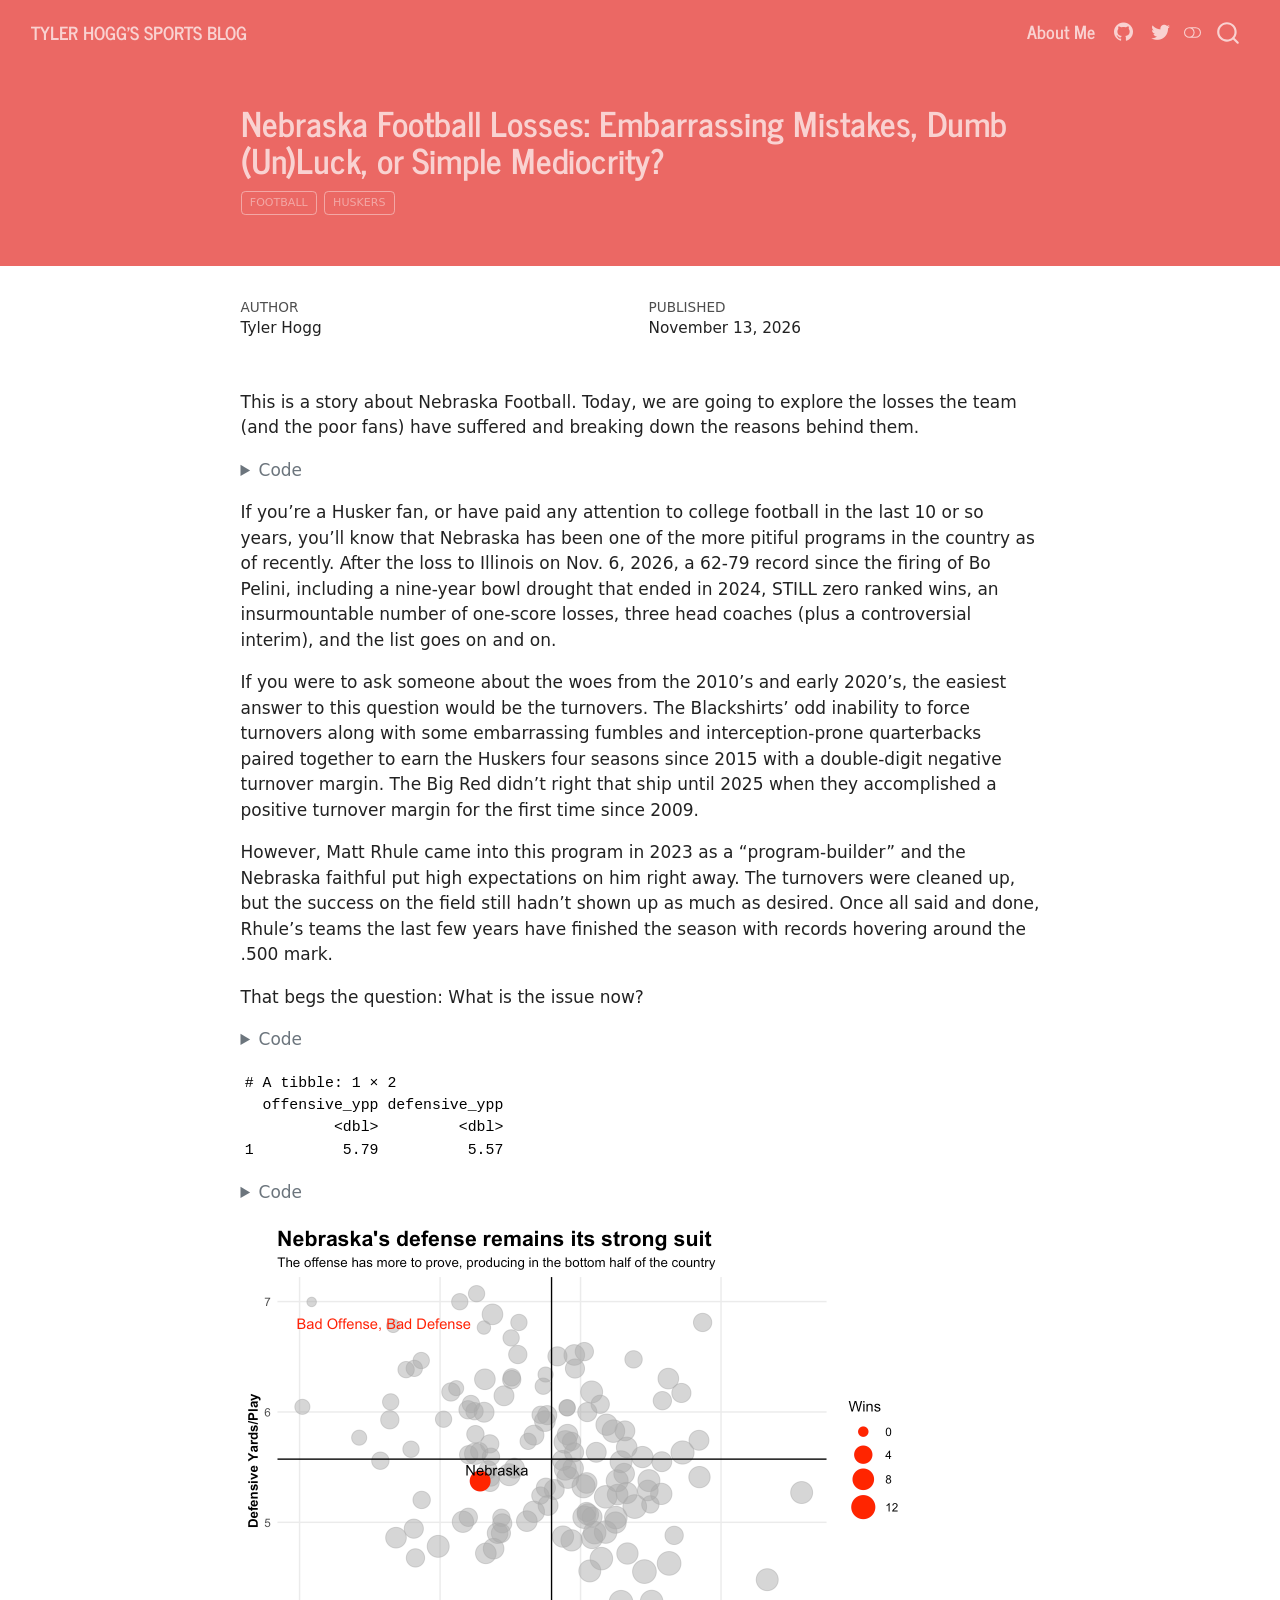
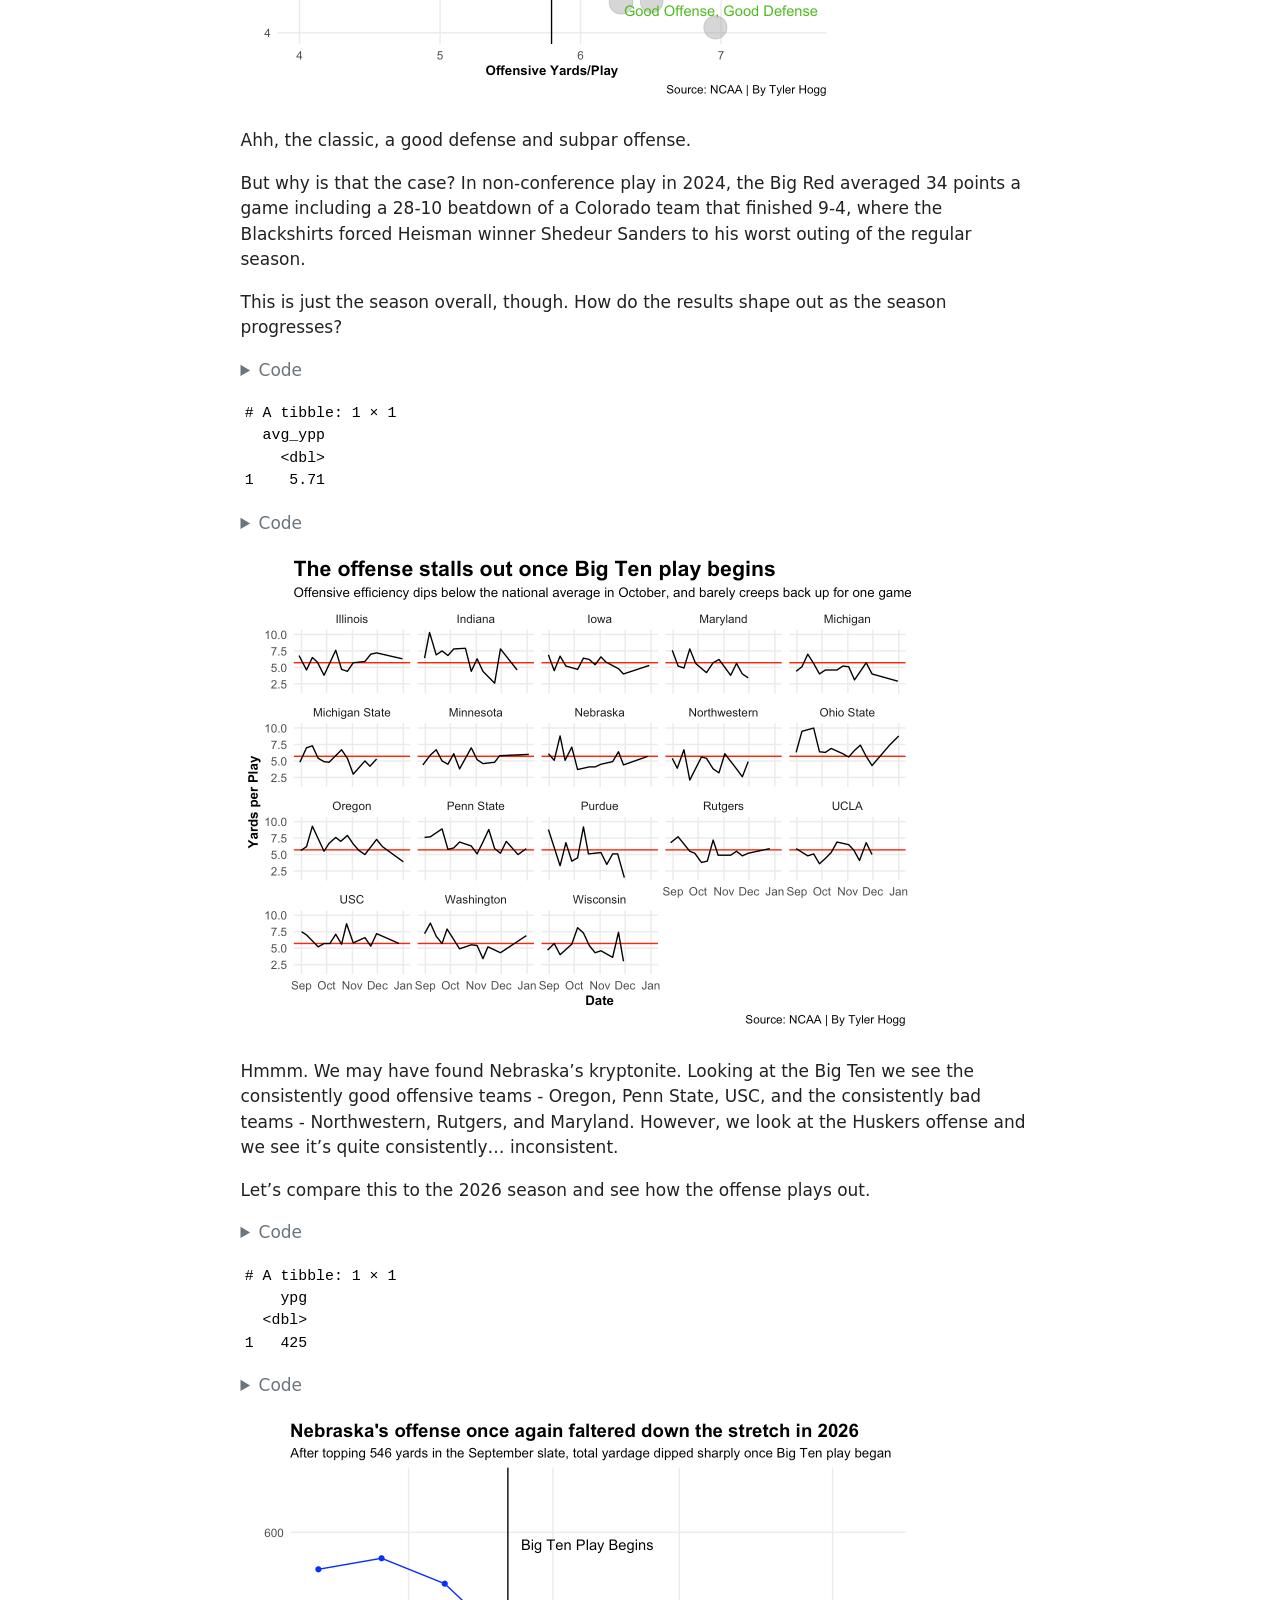
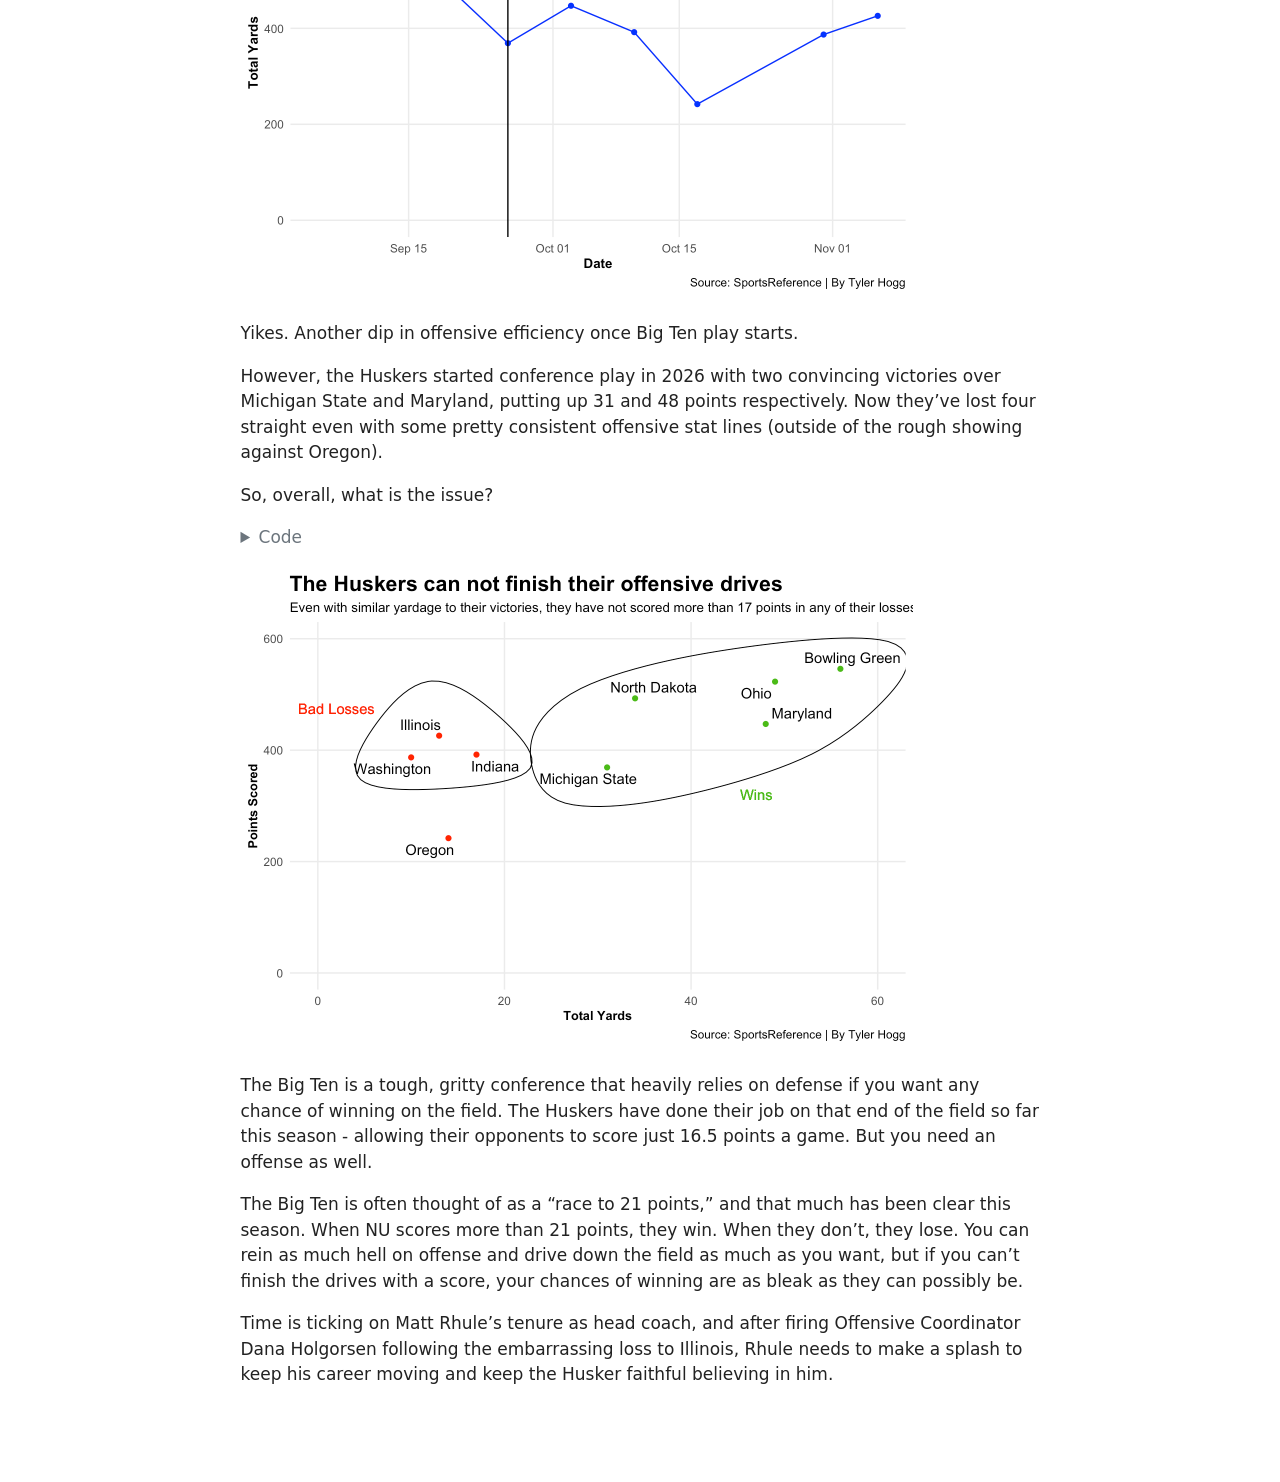
<file: posts/01-nebraska-football-2026-stats/index.html>
<!DOCTYPE html>
<html xmlns="http://www.w3.org/1999/xhtml" lang="en" xml:lang="en"><head>

<meta charset="utf-8">
<meta name="generator" content="quarto-1.11.9">

<meta name="viewport" content="width=device-width, initial-scale=1.0, user-scalable=yes">

<meta name="author" content="Tyler Hogg">
<meta name="dcterms.date" content="2026-11-13">

<title>Nebraska Football Losses: Embarrassing Mistakes, Dumb (Un)Luck, or Simple Mediocrity? – Tyler Hogg’s Sports Blog</title>
<style>
/* Default styles provided by pandoc.
** See https://pandoc.org/MANUAL.html#variables-for-html for config info.
*/
span.smallcaps{font-variant: small-caps;}
div.columns{display: flex; gap: 1.5em;}
div.column{flex: auto;}
@media screen {
div.columns{gap: min(4vw, 1.5em);}
div.column{overflow-x: auto;}
}
div.hanging-indent{margin-left: 1.5em; text-indent: -1.5em;}
ul.task-list{list-style: none;}
ul.task-list li input[type="checkbox"] {
  width: 0.8em;
  margin: 0 0.8em 0.2em -1em; /* quarto-specific, see https://github.com/quarto-dev/quarto-cli/issues/4556 */ 
  vertical-align: middle;
}
/* CSS for syntax highlighting */
html { -webkit-text-size-adjust: 100%; }
pre > code.sourceCode { white-space: pre; position: relative; }
pre > code.sourceCode > span { display: inline-block; line-height: 1.25; }
pre > code.sourceCode > span:empty { height: 1.2em; }
.sourceCode { overflow: visible; }
code.sourceCode > span { color: inherit; text-decoration: inherit; }
div.sourceCode { margin: 1em 0; }
pre.sourceCode { margin: 0; }
@media screen {
div.sourceCode { overflow: auto; }
}
@media print {
pre > code.sourceCode { white-space: pre-wrap; }
pre > code.sourceCode > span { text-indent: -5em; padding-left: 5em; }
}
pre.numberSource code
  { counter-reset: source-line 0; }
pre.numberSource code > span
  { position: relative; left: -4em; counter-increment: source-line; }
pre.numberSource code > span > a:first-child::before
  { content: counter(source-line);
    position: relative; left: -1em; text-align: right; vertical-align: baseline;
    border: none; display: inline-block;
    -webkit-touch-callout: none; -webkit-user-select: none;
    -khtml-user-select: none; -moz-user-select: none;
    -ms-user-select: none; user-select: none;
    padding: 0 4px; width: 4em;
  }
pre.numberSource { margin-left: 3em;  padding-left: 4px; }
div.sourceCode
  {   }
@media screen {
pre > code.sourceCode > span > a:first-child::before { text-decoration: underline; }
}
</style>


<script src="../../site_libs/quarto-nav/quarto-nav.js"></script>
<script src="../../site_libs/quarto-nav/headroom.min.js"></script>
<script src="../../site_libs/clipboard/clipboard.min.js"></script>
<script src="../../site_libs/quarto-search/autocomplete.umd.js"></script>
<script src="../../site_libs/quarto-search/fuse.min.js"></script>
<script src="../../site_libs/quarto-search/quarto-search.js"></script>
<meta name="quarto:offset" content="../../">
<link href="../../logo.png" rel="icon" type="image/png">
<script src="../../site_libs/quarto-html/quarto.js" type="module"></script>
<script src="../../site_libs/quarto-html/tabsets/tabsets.js" type="module"></script>
<script src="../../site_libs/quarto-html/scrollable-regions/scrollable-regions.js" type="module"></script>
<script src="../../site_libs/quarto-html/popper.min.js"></script>
<script src="../../site_libs/quarto-html/tippy.umd.min.js"></script>
<script src="../../site_libs/quarto-html/anchor.min.js"></script>
<link href="../../site_libs/quarto-html/tippy.css" rel="stylesheet">
<link href="../../site_libs/quarto-html/quarto-syntax-highlighting-63b5708e65d6cd79cd7618c58d0c21e7.css" rel="stylesheet" class="quarto-color-scheme" id="quarto-text-highlighting-styles">
<link href="../../site_libs/quarto-html/quarto-syntax-highlighting-dark-447e42e69aaa9833c0ba1b986f430b20.css" rel="stylesheet" class="quarto-color-scheme quarto-color-alternate" id="quarto-text-highlighting-styles">
<link href="../../site_libs/quarto-html/quarto-syntax-highlighting-63b5708e65d6cd79cd7618c58d0c21e7.css" rel="stylesheet" class="quarto-color-scheme-extra" id="quarto-text-highlighting-styles">
<script src="../../site_libs/bootstrap/bootstrap.min.js"></script>
<link href="../../site_libs/bootstrap/bootstrap-icons.css" rel="stylesheet">
<link href="../../site_libs/bootstrap/bootstrap-414de3f2a5b645a8ea003a70c6008ce7.min.css" rel="stylesheet" append-hash="true" class="quarto-color-scheme" id="quarto-bootstrap" data-mode="light">
<link href="../../site_libs/bootstrap/bootstrap-dark-03bc035e83f156c91338ea8cae244a1c.min.css" rel="stylesheet" append-hash="true" class="quarto-color-scheme quarto-color-alternate" id="quarto-bootstrap" data-mode="light">
<link href="../../site_libs/bootstrap/bootstrap-414de3f2a5b645a8ea003a70c6008ce7.min.css" rel="stylesheet" append-hash="true" class="quarto-color-scheme-extra" id="quarto-bootstrap" data-mode="light">
<script id="quarto-search-options" type="application/json">{
  "location": "navbar",
  "copy-button": false,
  "collapse-after": 3,
  "panel-placement": "end",
  "type": "overlay",
  "limit": 50,
  "keyboard-shortcut": [
    "f",
    "/",
    "s"
  ],
  "show-item-context": false,
  "language": {
    "search-no-results-text": "No results",
    "search-matching-documents-text": "matching documents",
    "search-copy-link-title": "Copy link to search",
    "search-hide-matches-text": "Hide additional matches",
    "search-more-match-text": "more match in this document",
    "search-more-matches-text": "more matches in this document",
    "search-clear-button-title": "Clear",
    "search-text-placeholder": "",
    "search-detached-cancel-button-title": "Cancel",
    "search-submit-button-title": "Submit",
    "search-label": "Search"
  }
}</script>


<link rel="stylesheet" href="../../styles.css">
</head>

<body class="nav-fixed fullcontent quarto-light"><a id="quarto-skip-link" class="visually-hidden-focusable" href="#quarto-document-content">Skip to main content</a><script id="quarto-html-before-body" type="application/javascript">
    const toggleBodyColorMode = (bsSheetEl) => {
      const mode = bsSheetEl.getAttribute("data-mode");
      const bodyEl = window.document.querySelector("body");
      if (mode === "dark") {
        bodyEl.classList.add("quarto-dark");
        bodyEl.classList.remove("quarto-light");
      } else {
        bodyEl.classList.add("quarto-light");
        bodyEl.classList.remove("quarto-dark");
      }
    }
    const toggleBodyColorPrimary = () => {
      const bsSheetEl = window.document.querySelector("link#quarto-bootstrap:not([rel=disabled-stylesheet])");
      if (bsSheetEl) {
        toggleBodyColorMode(bsSheetEl);
      }
    }
    const setColorSchemeToggle = (alternate) => {
      const toggles = window.document.querySelectorAll('.quarto-color-scheme-toggle');
      for (let i=0; i < toggles.length; i++) {
        const toggle = toggles[i];
        if (toggle) {
          toggle.setAttribute("aria-checked", alternate ? "true" : "false");
          if (alternate) {
            toggle.classList.add("alternate");
          } else {
            toggle.classList.remove("alternate");
          }
        }
      }
    };
    const toggleColorMode = (alternate) => {
      // Switch the stylesheets
      const primaryStylesheets = window.document.querySelectorAll('link.quarto-color-scheme:not(.quarto-color-alternate)');
      const alternateStylesheets = window.document.querySelectorAll('link.quarto-color-scheme.quarto-color-alternate');
      manageTransitions('#quarto-margin-sidebar .nav-link', false);
      if (alternate) {
        // note: dark is layered on light, we don't disable primary!
        enableStylesheet(alternateStylesheets);
        for (const sheetNode of alternateStylesheets) {
          if (sheetNode.id === "quarto-bootstrap") {
            toggleBodyColorMode(sheetNode);
          }
        }
      } else {
        disableStylesheet(alternateStylesheets);
        enableStylesheet(primaryStylesheets)
        toggleBodyColorPrimary();
      }
      manageTransitions('#quarto-margin-sidebar .nav-link', true);
      // Switch the toggles
      setColorSchemeToggle(alternate)
    }
    // Hack to workaround the fact that safari doesn't
    // properly recolor the scrollbar when toggling (#1455).
    // Not run on load: stylesheets are set before first paint there, and
    // scrolling would undo the scroll to a URL fragment (#14973).
    // The one pixel nudge keeps the reader where they were.
    const refreshSafariScrollbar = () => {
      if (navigator.userAgent.indexOf('Safari') > 0 && navigator.userAgent.indexOf('Chrome') == -1) {
        manageTransitions("body", false);
        const scrollY = window.scrollY;
        window.scrollTo(0, scrollY > 0 ? scrollY - 1 : 1);
        setTimeout(() => {
          window.scrollTo(0, scrollY);
          manageTransitions("body", true);
        }, 40);
      }
    }
    const disableStylesheet = (stylesheets) => {
      for (let i=0; i < stylesheets.length; i++) {
        const stylesheet = stylesheets[i];
        stylesheet.rel = 'disabled-stylesheet';
      }
    }
    const enableStylesheet = (stylesheets) => {
      for (let i=0; i < stylesheets.length; i++) {
        const stylesheet = stylesheets[i];
        if(stylesheet.rel !== 'stylesheet') { // for Chrome, which will still FOUC without this check
          stylesheet.rel = 'stylesheet';
        }
      }
    }
    const manageTransitions = (selector, allowTransitions) => {
      const els = window.document.querySelectorAll(selector);
      for (let i=0; i < els.length; i++) {
        const el = els[i];
        if (allowTransitions) {
          el.classList.remove('notransition');
        } else {
          el.classList.add('notransition');
        }
      }
    }
    const isFileUrl = () => {
      return window.location.protocol === 'file:';
    }
    const hasAlternateSentinel = () => {
      let styleSentinel = getColorSchemeSentinel();
      if (styleSentinel !== null) {
        return styleSentinel === "alternate";
      } else {
        return false;
      }
    }
    const setStyleSentinel = (alternate) => {
      const value = alternate ? "alternate" : "default";
      if (!isFileUrl()) {
        window.localStorage.setItem("quarto-color-scheme", value);
      } else {
        localAlternateSentinel = value;
      }
    }
    const getColorSchemeSentinel = () => {
      if (!isFileUrl()) {
        const storageValue = window.localStorage.getItem("quarto-color-scheme");
        return storageValue != null ? storageValue : localAlternateSentinel;
      } else {
        return localAlternateSentinel;
      }
    }
    const toggleGiscusIfUsed = (isAlternate, darkModeDefault) => {
      const baseTheme = document.querySelector('#giscus-base-theme')?.value ?? 'light';
      const alternateTheme = document.querySelector('#giscus-alt-theme')?.value ?? 'dark';
      let newTheme = '';
      if(authorPrefersDark) {
        newTheme = isAlternate ? baseTheme : alternateTheme;
      } else {
        newTheme = isAlternate ? alternateTheme : baseTheme;
      }
      const changeGiscusTheme = () => {
        // From: https://github.com/giscus/giscus/issues/336
        const sendMessage = (message) => {
          const iframe = document.querySelector('iframe.giscus-frame');
          if (!iframe) return;
          iframe.contentWindow.postMessage({ giscus: message }, 'https://giscus.app');
        }
        sendMessage({
          setConfig: {
            theme: newTheme
          }
        });
      }
      const isGiscussLoaded = window.document.querySelector('iframe.giscus-frame') !== null;
      if (isGiscussLoaded) {
        changeGiscusTheme();
      }
    };
    const authorPrefersDark = false;
    const darkModeDefault = authorPrefersDark;
      document.querySelector('link#quarto-text-highlighting-styles.quarto-color-scheme-extra').rel = 'disabled-stylesheet';
      document.querySelector('link#quarto-bootstrap.quarto-color-scheme-extra').rel = 'disabled-stylesheet';
    let localAlternateSentinel = darkModeDefault ? 'alternate' : 'default';
    // Dark / light mode switch
    window.quartoToggleColorScheme = () => {
      // Read the current dark / light value
      let toAlternate = !hasAlternateSentinel();
      toggleColorMode(toAlternate);
      refreshSafariScrollbar();
      setStyleSentinel(toAlternate);
      toggleGiscusIfUsed(toAlternate, darkModeDefault);
      window.dispatchEvent(new Event('resize'));
    };
    // Switch to dark mode if need be
    if (hasAlternateSentinel()) {
      toggleColorMode(true);
    } else {
      toggleColorMode(false);
    }
  </script>

<div id="quarto-search-results"></div>
  <header id="quarto-header" class="headroom fixed-top quarto-banner">
    <nav class="navbar navbar-expand-lg " data-bs-theme="dark" aria-label="Site">
      <div class="navbar-container container-fluid">
      <div class="navbar-brand-container mx-auto">
    <a class="navbar-brand" href="../../index.html">
    <span class="navbar-title">Tyler Hogg’s Sports Blog</span>
    </a>
  </div>
          <button class="navbar-toggler" type="button" data-bs-toggle="collapse" data-bs-target="#navbarCollapse" aria-controls="navbarCollapse" aria-expanded="false" aria-label="Toggle navigation" onclick="if (window.quartoToggleHeadroom) { window.quartoToggleHeadroom(); }">
  <span class="navbar-toggler-icon"></span>
</button>
          <div class="collapse navbar-collapse" id="navbarCollapse">
            <ul class="navbar-nav navbar-nav-scroll ms-auto">
  <li class="nav-item">
    <a class="nav-link" href="../../about.html"> 
<span class="menu-text">About Me</span></a>
  </li>  
  <li class="nav-item compact">
    <a class="nav-link" href="https://github.com/tylerhogg06"> <i class="bi bi-github" role="img">
</i> 
<span class="menu-text"></span></a>
  </li>  
  <li class="nav-item compact">
    <a class="nav-link" href="https://x.com/tylerjhogg"> <i class="bi bi-twitter" role="img">
</i> 
<span class="menu-text"></span></a>
  </li>  
</ul>
          </div> <!-- /navcollapse -->
            <div class="quarto-navbar-tools">
  <button type="button" role="switch" aria-checked="false" class="quarto-color-scheme-toggle quarto-navigation-tool  px-1" onclick="window.quartoToggleColorScheme(); return false;" title="Toggle dark mode" aria-label="Toggle dark mode"><i class="bi"></i></button>
</div>
            <div id="quarto-search" class="" title="Search"></div>
      </div> <!-- /container-fluid -->
    </nav>
</header>
<!-- content -->
<header id="title-block-header" class="quarto-title-block default page-columns page-full">
  <div class="quarto-title-banner page-columns page-full">
    <div class="quarto-title column-body">
      <h1 class="title">Nebraska Football Losses: Embarrassing Mistakes, Dumb (Un)Luck, or Simple Mediocrity?</h1>
                                <div class="quarto-categories">
                <div class="quarto-category">football</div>
                <div class="quarto-category">huskers</div>
              </div>
                  </div>
  </div>
    
  
  <div class="quarto-title-meta">

      <div>
      <div class="quarto-title-meta-heading">Author</div>
      <div class="quarto-title-meta-contents">
               <p>Tyler Hogg </p>
            </div>
    </div>
      
      <div>
      <div class="quarto-title-meta-heading">Published</div>
      <div class="quarto-title-meta-contents">
        <p class="date">November 13, 2026</p>
      </div>
    </div>
    
      
    </div>
    
  
  </header><div id="quarto-content" class="quarto-container page-columns page-rows-contents page-layout-article page-navbar">
<!-- sidebar -->
<!-- margin-sidebar -->
    
<!-- main -->
<main class="content quarto-banner-title-block" id="quarto-document-content" tabindex="-1">






<p>This is a story about Nebraska Football. Today, we are going to explore the losses the team (and the poor fans) have suffered and breaking down the reasons behind them.</p>
<div class="cell">
<details class="code-fold">
<summary>Code</summary>
<div class="code-copy-outer-scaffold"><div class="sourceCode cell-code" id="cb1"><pre class="sourceCode r code-with-copy"><code class="sourceCode r"><span id="cb1-1"><a href="#cb1-1" aria-hidden="true" tabindex="-1"></a><span class="fu">library</span>(tidyverse)</span>
<span id="cb1-2"><a href="#cb1-2" aria-hidden="true" tabindex="-1"></a><span class="fu">library</span>(ggrepel)</span>
<span id="cb1-3"><a href="#cb1-3" aria-hidden="true" tabindex="-1"></a><span class="fu">library</span>(gt)</span>
<span id="cb1-4"><a href="#cb1-4" aria-hidden="true" tabindex="-1"></a><span class="fu">library</span>(ggalt)</span>
<span id="cb1-5"><a href="#cb1-5" aria-hidden="true" tabindex="-1"></a>logs24 <span class="ot">&lt;-</span> <span class="fu">read_csv</span>(<span class="st">"footballlogs24.csv"</span>)</span>
<span id="cb1-6"><a href="#cb1-6" aria-hidden="true" tabindex="-1"></a>logs26 <span class="ot">&lt;-</span> <span class="fu">read_csv</span>(<span class="st">"nebfootball26new.csv"</span>)</span></code></pre></div><button title="Copy to Clipboard" class="code-copy-button"><i class="bi"></i></button></div>
</details>
</div>
<p>If you’re a Husker fan, or have paid any attention to college football in the last 10 or so years, you’ll know that Nebraska has been one of the more pitiful programs in the country as of recently. After the loss to Illinois on Nov.&nbsp;6, 2026, a 62-79 record since the firing of Bo Pelini, including a nine-year bowl drought that ended in 2024, STILL zero ranked wins, an insurmountable number of one-score losses, three head coaches (plus a controversial interim), and the list goes on and on.</p>
<p>If you were to ask someone about the woes from the 2010’s and early 2020’s, the easiest answer to this question would be the turnovers. The Blackshirts’ odd inability to force turnovers along with some embarrassing fumbles and interception-prone quarterbacks paired together to earn the Huskers four seasons since 2015 with a double-digit negative turnover margin. The Big Red didn’t right that ship until 2025 when they accomplished a positive turnover margin for the first time since 2009.</p>
<p>However, Matt Rhule came into this program in 2023 as a “program-builder” and the Nebraska faithful put high expectations on him right away. The turnovers were cleaned up, but the success on the field still hadn’t shown up as much as desired. Once all said and done, Rhule’s teams the last few years have finished the season with records hovering around the .500 mark.</p>
<p>That begs the question: What is the issue now?</p>
<div class="cell">
<details class="code-fold">
<summary>Code</summary>
<div class="code-copy-outer-scaffold"><div class="sourceCode cell-code" id="cb2"><pre class="sourceCode r code-with-copy"><code class="sourceCode r"><span id="cb2-1"><a href="#cb2-1" aria-hidden="true" tabindex="-1"></a>winlosslogs <span class="ot">&lt;-</span> logs24 <span class="sc">|&gt;</span></span>
<span id="cb2-2"><a href="#cb2-2" aria-hidden="true" tabindex="-1"></a>  <span class="fu">mutate</span>(</span>
<span id="cb2-3"><a href="#cb2-3" aria-hidden="true" tabindex="-1"></a>    <span class="at">wins =</span> <span class="fu">case_when</span>(</span>
<span id="cb2-4"><a href="#cb2-4" aria-hidden="true" tabindex="-1"></a>      <span class="fu">grepl</span>(<span class="st">"W"</span>, Result) <span class="sc">~</span> <span class="dv">1</span>,</span>
<span id="cb2-5"><a href="#cb2-5" aria-hidden="true" tabindex="-1"></a>      <span class="fu">grepl</span>(<span class="st">"L"</span>, Result) <span class="sc">~</span> <span class="dv">0</span></span>
<span id="cb2-6"><a href="#cb2-6" aria-hidden="true" tabindex="-1"></a>    )</span>
<span id="cb2-7"><a href="#cb2-7" aria-hidden="true" tabindex="-1"></a>  )</span>
<span id="cb2-8"><a href="#cb2-8" aria-hidden="true" tabindex="-1"></a></span>
<span id="cb2-9"><a href="#cb2-9" aria-hidden="true" tabindex="-1"></a>yardsper <span class="ot">&lt;-</span> winlosslogs <span class="sc">|&gt;</span></span>
<span id="cb2-10"><a href="#cb2-10" aria-hidden="true" tabindex="-1"></a>  <span class="fu">group_by</span>(Team, Conference) <span class="sc">|&gt;</span></span>
<span id="cb2-11"><a href="#cb2-11" aria-hidden="true" tabindex="-1"></a>  <span class="fu">summarise</span>(</span>
<span id="cb2-12"><a href="#cb2-12" aria-hidden="true" tabindex="-1"></a>    <span class="at">total_plays =</span> <span class="fu">sum</span>(OffensivePlays),</span>
<span id="cb2-13"><a href="#cb2-13" aria-hidden="true" tabindex="-1"></a>    <span class="at">total_yards =</span> <span class="fu">sum</span>(OffensiveYards),</span>
<span id="cb2-14"><a href="#cb2-14" aria-hidden="true" tabindex="-1"></a>    <span class="at">defensive_plays =</span> <span class="fu">sum</span>(DefPlays),</span>
<span id="cb2-15"><a href="#cb2-15" aria-hidden="true" tabindex="-1"></a>    <span class="at">defensive_yards =</span> <span class="fu">sum</span>(DefYards),</span>
<span id="cb2-16"><a href="#cb2-16" aria-hidden="true" tabindex="-1"></a>    <span class="at">total_wins =</span> <span class="fu">sum</span>(wins)</span>
<span id="cb2-17"><a href="#cb2-17" aria-hidden="true" tabindex="-1"></a>  ) <span class="sc">|&gt;</span></span>
<span id="cb2-18"><a href="#cb2-18" aria-hidden="true" tabindex="-1"></a>  <span class="fu">mutate</span>(</span>
<span id="cb2-19"><a href="#cb2-19" aria-hidden="true" tabindex="-1"></a>    <span class="at">offensive_ypp =</span> total_yards <span class="sc">/</span> total_plays,</span>
<span id="cb2-20"><a href="#cb2-20" aria-hidden="true" tabindex="-1"></a>    <span class="at">defensive_ypp =</span> defensive_yards <span class="sc">/</span> defensive_plays</span>
<span id="cb2-21"><a href="#cb2-21" aria-hidden="true" tabindex="-1"></a>  )</span>
<span id="cb2-22"><a href="#cb2-22" aria-hidden="true" tabindex="-1"></a></span>
<span id="cb2-23"><a href="#cb2-23" aria-hidden="true" tabindex="-1"></a>nu <span class="ot">&lt;-</span> yardsper <span class="sc">|&gt;</span></span>
<span id="cb2-24"><a href="#cb2-24" aria-hidden="true" tabindex="-1"></a>  <span class="fu">filter</span>(Team <span class="sc">==</span> <span class="st">"Nebraska"</span>)</span>
<span id="cb2-25"><a href="#cb2-25" aria-hidden="true" tabindex="-1"></a></span>
<span id="cb2-26"><a href="#cb2-26" aria-hidden="true" tabindex="-1"></a>logs24 <span class="sc">|&gt;</span> <span class="fu">summarise</span>(</span>
<span id="cb2-27"><a href="#cb2-27" aria-hidden="true" tabindex="-1"></a>  <span class="at">offensive_ypp =</span> <span class="fu">mean</span>(OffenseAvg),</span>
<span id="cb2-28"><a href="#cb2-28" aria-hidden="true" tabindex="-1"></a>  <span class="at">defensive_ypp =</span> <span class="fu">mean</span>(DefAvg)</span>
<span id="cb2-29"><a href="#cb2-29" aria-hidden="true" tabindex="-1"></a>)</span></code></pre></div><button title="Copy to Clipboard" class="code-copy-button"><i class="bi"></i></button></div>
</details>
<div class="cell-output cell-output-stdout">
<pre><code># A tibble: 1 × 2
  offensive_ypp defensive_ypp
          &lt;dbl&gt;         &lt;dbl&gt;
1          5.79          5.57</code></pre>
</div>
<details class="code-fold">
<summary>Code</summary>
<div class="code-copy-outer-scaffold"><div class="sourceCode cell-code" id="cb4"><pre class="sourceCode r code-with-copy"><code class="sourceCode r"><span id="cb4-1"><a href="#cb4-1" aria-hidden="true" tabindex="-1"></a><span class="fu">ggplot</span>() <span class="sc">+</span></span>
<span id="cb4-2"><a href="#cb4-2" aria-hidden="true" tabindex="-1"></a>  <span class="fu">geom_point</span>(</span>
<span id="cb4-3"><a href="#cb4-3" aria-hidden="true" tabindex="-1"></a>    <span class="at">data =</span> yardsper,</span>
<span id="cb4-4"><a href="#cb4-4" aria-hidden="true" tabindex="-1"></a>    <span class="fu">aes</span>(<span class="at">x =</span> offensive_ypp, <span class="at">y =</span> defensive_ypp, <span class="at">size =</span> total_wins),</span>
<span id="cb4-5"><a href="#cb4-5" aria-hidden="true" tabindex="-1"></a>    <span class="at">color=</span><span class="st">"darkgrey"</span>,</span>
<span id="cb4-6"><a href="#cb4-6" aria-hidden="true" tabindex="-1"></a>    <span class="at">alpha =</span> .<span class="dv">5</span></span>
<span id="cb4-7"><a href="#cb4-7" aria-hidden="true" tabindex="-1"></a>  ) <span class="sc">+</span></span>
<span id="cb4-8"><a href="#cb4-8" aria-hidden="true" tabindex="-1"></a>  <span class="fu">geom_point</span>(</span>
<span id="cb4-9"><a href="#cb4-9" aria-hidden="true" tabindex="-1"></a>    <span class="at">data =</span> nu,</span>
<span id="cb4-10"><a href="#cb4-10" aria-hidden="true" tabindex="-1"></a>    <span class="fu">aes</span>(</span>
<span id="cb4-11"><a href="#cb4-11" aria-hidden="true" tabindex="-1"></a>      <span class="at">x =</span> offensive_ypp,</span>
<span id="cb4-12"><a href="#cb4-12" aria-hidden="true" tabindex="-1"></a>      <span class="at">y =</span> defensive_ypp,</span>
<span id="cb4-13"><a href="#cb4-13" aria-hidden="true" tabindex="-1"></a>      <span class="at">size =</span> total_wins</span>
<span id="cb4-14"><a href="#cb4-14" aria-hidden="true" tabindex="-1"></a>    ),</span>
<span id="cb4-15"><a href="#cb4-15" aria-hidden="true" tabindex="-1"></a>    <span class="at">color =</span> <span class="st">"red"</span></span>
<span id="cb4-16"><a href="#cb4-16" aria-hidden="true" tabindex="-1"></a>  )<span class="sc">+</span></span>
<span id="cb4-17"><a href="#cb4-17" aria-hidden="true" tabindex="-1"></a>  <span class="fu">geom_vline</span>(<span class="at">xintercept =</span> <span class="fl">5.793629</span>) <span class="sc">+</span></span>
<span id="cb4-18"><a href="#cb4-18" aria-hidden="true" tabindex="-1"></a>  <span class="fu">geom_hline</span>(<span class="at">yintercept=</span> <span class="fl">5.572648</span>)<span class="sc">+</span></span>
<span id="cb4-19"><a href="#cb4-19" aria-hidden="true" tabindex="-1"></a>  <span class="fu">geom_text</span>(<span class="at">data=</span>nu, <span class="fu">aes</span>(<span class="at">x=</span><span class="dv">7</span>, <span class="at">y=</span><span class="fl">4.2</span>, <span class="at">label =</span> <span class="st">"Good Offense, Good Defense"</span>), <span class="at">color =</span> <span class="st">"#4CBB17"</span>) <span class="sc">+</span></span>
<span id="cb4-20"><a href="#cb4-20" aria-hidden="true" tabindex="-1"></a>  <span class="fu">geom_text</span>(<span class="at">data=</span>nu, <span class="fu">aes</span>(<span class="at">x=</span><span class="fl">4.6</span>, <span class="at">y=</span><span class="fl">6.8</span>, <span class="at">label =</span> <span class="st">"Bad Offense, Bad Defense"</span>), <span class="at">color =</span> <span class="st">"red"</span>) <span class="sc">+</span></span>
<span id="cb4-21"><a href="#cb4-21" aria-hidden="true" tabindex="-1"></a>  <span class="fu">geom_text_repel</span>(</span>
<span id="cb4-22"><a href="#cb4-22" aria-hidden="true" tabindex="-1"></a>    <span class="at">data=</span> nu,</span>
<span id="cb4-23"><a href="#cb4-23" aria-hidden="true" tabindex="-1"></a>    <span class="fu">aes</span>(<span class="at">x=</span> offensive_ypp, <span class="at">y=</span> defensive_ypp, <span class="at">label =</span> Team)</span>
<span id="cb4-24"><a href="#cb4-24" aria-hidden="true" tabindex="-1"></a>  )<span class="sc">+</span></span>
<span id="cb4-25"><a href="#cb4-25" aria-hidden="true" tabindex="-1"></a>  <span class="fu">scale_size</span>(<span class="at">range =</span> <span class="fu">c</span>(<span class="dv">3</span>,<span class="dv">8</span>), <span class="at">name =</span> <span class="st">"Wins"</span>, <span class="at">breaks =</span> <span class="fu">c</span>(<span class="dv">0</span>, <span class="dv">4</span>, <span class="dv">8</span>, <span class="dv">12</span>))<span class="sc">+</span></span>
<span id="cb4-26"><a href="#cb4-26" aria-hidden="true" tabindex="-1"></a>    <span class="fu">labs</span>(</span>
<span id="cb4-27"><a href="#cb4-27" aria-hidden="true" tabindex="-1"></a>    <span class="at">x =</span> <span class="st">"Offensive Yards/Play"</span>,</span>
<span id="cb4-28"><a href="#cb4-28" aria-hidden="true" tabindex="-1"></a>    <span class="at">y =</span> <span class="st">"Defensive Yards/Play"</span>,</span>
<span id="cb4-29"><a href="#cb4-29" aria-hidden="true" tabindex="-1"></a>    <span class="at">title =</span> <span class="st">"Nebraska's defense remains its strong suit"</span>,</span>
<span id="cb4-30"><a href="#cb4-30" aria-hidden="true" tabindex="-1"></a>    <span class="at">subtitle =</span> <span class="st">"The offense has more to prove, producing in the bottom half of the country"</span>,</span>
<span id="cb4-31"><a href="#cb4-31" aria-hidden="true" tabindex="-1"></a>    <span class="at">caption =</span> <span class="st">"Source: NCAA | By Tyler Hogg"</span></span>
<span id="cb4-32"><a href="#cb4-32" aria-hidden="true" tabindex="-1"></a>  )<span class="sc">+</span></span>
<span id="cb4-33"><a href="#cb4-33" aria-hidden="true" tabindex="-1"></a>  <span class="fu">theme_minimal</span>() <span class="sc">+</span></span>
<span id="cb4-34"><a href="#cb4-34" aria-hidden="true" tabindex="-1"></a>  <span class="fu">theme</span>(</span>
<span id="cb4-35"><a href="#cb4-35" aria-hidden="true" tabindex="-1"></a>    <span class="at">plot.title =</span> <span class="fu">element_text</span>(<span class="at">size =</span> <span class="dv">16</span>, <span class="at">face =</span> <span class="st">"bold"</span>),</span>
<span id="cb4-36"><a href="#cb4-36" aria-hidden="true" tabindex="-1"></a>    <span class="at">axis.title =</span> <span class="fu">element_text</span>(<span class="at">size =</span> <span class="dv">10</span>, <span class="at">face =</span> <span class="st">"bold"</span>),</span>
<span id="cb4-37"><a href="#cb4-37" aria-hidden="true" tabindex="-1"></a>    <span class="at">plot.subtitle =</span> <span class="fu">element_text</span>(<span class="at">size =</span> <span class="dv">10</span>),</span>
<span id="cb4-38"><a href="#cb4-38" aria-hidden="true" tabindex="-1"></a>    <span class="at">panel.grid.minor =</span> <span class="fu">element_blank</span>()</span>
<span id="cb4-39"><a href="#cb4-39" aria-hidden="true" tabindex="-1"></a>  )</span></code></pre></div><button title="Copy to Clipboard" class="code-copy-button"><i class="bi"></i></button></div>
</details>
<div class="cell-output-display">
<div>
<figure class="figure">
<p><img src="index_files/figure-html/unnamed-chunk-2-1.png" class="img-fluid figure-img" width="672"></p>
</figure>
</div>
</div>
</div>
<p>Ahh, the classic, a good defense and subpar offense.</p>
<p>But why is that the case? In non-conference play in 2024, the Big Red averaged 34 points a game including a 28-10 beatdown of a Colorado team that finished 9-4, where the Blackshirts forced Heisman winner Shedeur Sanders to his worst outing of the regular season.</p>
<p>This is just the season overall, though. How do the results shape out as the season progresses?</p>
<div class="cell">
<details class="code-fold">
<summary>Code</summary>
<div class="code-copy-outer-scaffold"><div class="sourceCode cell-code" id="cb5"><pre class="sourceCode r code-with-copy"><code class="sourceCode r"><span id="cb5-1"><a href="#cb5-1" aria-hidden="true" tabindex="-1"></a>bigten <span class="ot">&lt;-</span> logs24 <span class="sc">|&gt;</span> <span class="fu">filter</span>(Conference <span class="sc">==</span> <span class="st">"Big Ten Conference"</span>)<span class="sc">|&gt;</span></span>
<span id="cb5-2"><a href="#cb5-2" aria-hidden="true" tabindex="-1"></a>  <span class="fu">mutate</span>(</span>
<span id="cb5-3"><a href="#cb5-3" aria-hidden="true" tabindex="-1"></a>    <span class="at">total_plays =</span> PassingAtt <span class="sc">+</span> RushingAtt,</span>
<span id="cb5-4"><a href="#cb5-4" aria-hidden="true" tabindex="-1"></a>    <span class="at">total_yards =</span> PassingYds <span class="sc">+</span> RushingYds,</span>
<span id="cb5-5"><a href="#cb5-5" aria-hidden="true" tabindex="-1"></a>    <span class="at">offensive_ypp =</span> total_yards <span class="sc">/</span> total_plays,</span>
<span id="cb5-6"><a href="#cb5-6" aria-hidden="true" tabindex="-1"></a>  )</span>
<span id="cb5-7"><a href="#cb5-7" aria-hidden="true" tabindex="-1"></a></span>
<span id="cb5-8"><a href="#cb5-8" aria-hidden="true" tabindex="-1"></a>bigten <span class="sc">|&gt;</span> <span class="fu">summarise</span>(</span>
<span id="cb5-9"><a href="#cb5-9" aria-hidden="true" tabindex="-1"></a>    <span class="at">avg_ypp =</span> <span class="fu">mean</span>(OffenseAvg)</span>
<span id="cb5-10"><a href="#cb5-10" aria-hidden="true" tabindex="-1"></a>  )</span></code></pre></div><button title="Copy to Clipboard" class="code-copy-button"><i class="bi"></i></button></div>
</details>
<div class="cell-output cell-output-stdout">
<pre><code># A tibble: 1 × 1
  avg_ypp
    &lt;dbl&gt;
1    5.71</code></pre>
</div>
<details class="code-fold">
<summary>Code</summary>
<div class="code-copy-outer-scaffold"><div class="sourceCode cell-code" id="cb7"><pre class="sourceCode r code-with-copy"><code class="sourceCode r"><span id="cb7-1"><a href="#cb7-1" aria-hidden="true" tabindex="-1"></a><span class="fu">ggplot</span>()<span class="sc">+</span></span>
<span id="cb7-2"><a href="#cb7-2" aria-hidden="true" tabindex="-1"></a>  <span class="fu">geom_hline</span>(<span class="at">yintercept=</span> <span class="fl">5.708621</span>, <span class="at">color=</span><span class="st">"red"</span>)<span class="sc">+</span></span>
<span id="cb7-3"><a href="#cb7-3" aria-hidden="true" tabindex="-1"></a>  <span class="fu">geom_line</span>(<span class="at">data=</span>bigten, <span class="fu">aes</span>(<span class="at">x=</span>Date, <span class="at">y=</span>OffenseAvg, <span class="at">group=</span>Team)) <span class="sc">+</span></span>
<span id="cb7-4"><a href="#cb7-4" aria-hidden="true" tabindex="-1"></a>  <span class="fu">facet_wrap</span>(<span class="sc">~</span>Team)<span class="sc">+</span></span>
<span id="cb7-5"><a href="#cb7-5" aria-hidden="true" tabindex="-1"></a>  <span class="fu">labs</span>(</span>
<span id="cb7-6"><a href="#cb7-6" aria-hidden="true" tabindex="-1"></a>    <span class="at">x =</span> <span class="st">"Date"</span>,</span>
<span id="cb7-7"><a href="#cb7-7" aria-hidden="true" tabindex="-1"></a>    <span class="at">y =</span> <span class="st">"Yards per Play"</span>,</span>
<span id="cb7-8"><a href="#cb7-8" aria-hidden="true" tabindex="-1"></a>    <span class="at">title =</span> <span class="st">"The offense stalls out once Big Ten play begins"</span>,</span>
<span id="cb7-9"><a href="#cb7-9" aria-hidden="true" tabindex="-1"></a>    <span class="at">subtitle =</span> <span class="st">"Offensive efficiency dips below the national average in October, and barely creeps back up for one game"</span>,</span>
<span id="cb7-10"><a href="#cb7-10" aria-hidden="true" tabindex="-1"></a>    <span class="at">caption =</span> <span class="st">"Source: NCAA | By Tyler Hogg"</span></span>
<span id="cb7-11"><a href="#cb7-11" aria-hidden="true" tabindex="-1"></a>  )<span class="sc">+</span></span>
<span id="cb7-12"><a href="#cb7-12" aria-hidden="true" tabindex="-1"></a>  <span class="fu">theme_minimal</span>() <span class="sc">+</span></span>
<span id="cb7-13"><a href="#cb7-13" aria-hidden="true" tabindex="-1"></a>  <span class="fu">theme</span>(</span>
<span id="cb7-14"><a href="#cb7-14" aria-hidden="true" tabindex="-1"></a>    <span class="at">plot.title =</span> <span class="fu">element_text</span>(<span class="at">size =</span> <span class="dv">16</span>, <span class="at">face =</span> <span class="st">"bold"</span>),</span>
<span id="cb7-15"><a href="#cb7-15" aria-hidden="true" tabindex="-1"></a>    <span class="at">axis.title =</span> <span class="fu">element_text</span>(<span class="at">size =</span> <span class="dv">10</span>, <span class="at">face =</span> <span class="st">"bold"</span>),</span>
<span id="cb7-16"><a href="#cb7-16" aria-hidden="true" tabindex="-1"></a>    <span class="at">plot.subtitle =</span> <span class="fu">element_text</span>(<span class="at">size =</span> <span class="dv">10</span>),</span>
<span id="cb7-17"><a href="#cb7-17" aria-hidden="true" tabindex="-1"></a>    <span class="at">panel.grid.minor =</span> <span class="fu">element_blank</span>(),</span>
<span id="cb7-18"><a href="#cb7-18" aria-hidden="true" tabindex="-1"></a>  )</span></code></pre></div><button title="Copy to Clipboard" class="code-copy-button"><i class="bi"></i></button></div>
</details>
<div class="cell-output-display">
<div>
<figure class="figure">
<p><img src="index_files/figure-html/unnamed-chunk-3-1.png" class="img-fluid figure-img" width="672"></p>
</figure>
</div>
</div>
</div>
<p>Hmmm. We may have found Nebraska’s kryptonite. Looking at the Big Ten we see the consistently good offensive teams - Oregon, Penn State, USC, and the consistently bad teams - Northwestern, Rutgers, and Maryland. However, we look at the Huskers offense and we see it’s quite consistently… inconsistent.</p>
<p>Let’s compare this to the 2026 season and see how the offense plays out.</p>
<div class="cell">
<details class="code-fold">
<summary>Code</summary>
<div class="code-copy-outer-scaffold"><div class="sourceCode cell-code" id="cb8"><pre class="sourceCode r code-with-copy"><code class="sourceCode r"><span id="cb8-1"><a href="#cb8-1" aria-hidden="true" tabindex="-1"></a>logs26 <span class="sc">|&gt;</span> <span class="fu">summarise</span>(</span>
<span id="cb8-2"><a href="#cb8-2" aria-hidden="true" tabindex="-1"></a>  <span class="at">ypg =</span> <span class="fu">mean</span>(total_yards)</span>
<span id="cb8-3"><a href="#cb8-3" aria-hidden="true" tabindex="-1"></a>)</span></code></pre></div><button title="Copy to Clipboard" class="code-copy-button"><i class="bi"></i></button></div>
</details>
<div class="cell-output cell-output-stdout">
<pre><code># A tibble: 1 × 1
    ypg
  &lt;dbl&gt;
1   425</code></pre>
</div>
<details class="code-fold">
<summary>Code</summary>
<div class="code-copy-outer-scaffold"><div class="sourceCode cell-code" id="cb10"><pre class="sourceCode r code-with-copy"><code class="sourceCode r"><span id="cb10-1"><a href="#cb10-1" aria-hidden="true" tabindex="-1"></a>bigstart <span class="ot">&lt;-</span>logs26 <span class="sc">|&gt;</span></span>
<span id="cb10-2"><a href="#cb10-2" aria-hidden="true" tabindex="-1"></a>  <span class="fu">filter</span>(Opponent <span class="sc">==</span> <span class="st">"Michigan State"</span>)</span>
<span id="cb10-3"><a href="#cb10-3" aria-hidden="true" tabindex="-1"></a></span>
<span id="cb10-4"><a href="#cb10-4" aria-hidden="true" tabindex="-1"></a><span class="fu">ggplot</span>()<span class="sc">+</span></span>
<span id="cb10-5"><a href="#cb10-5" aria-hidden="true" tabindex="-1"></a>  <span class="fu">geom_line</span>(<span class="at">data=</span>logs26, <span class="fu">aes</span>(<span class="at">x=</span>Date, <span class="at">y=</span>total_yards), <span class="at">color =</span> <span class="st">"blue"</span>)<span class="sc">+</span></span>
<span id="cb10-6"><a href="#cb10-6" aria-hidden="true" tabindex="-1"></a>  <span class="fu">geom_point</span>(<span class="at">data=</span>logs26, <span class="fu">aes</span>(<span class="at">x=</span>Date, <span class="at">y=</span>total_yards), <span class="at">color =</span> <span class="st">"blue"</span>)<span class="sc">+</span></span>
<span id="cb10-7"><a href="#cb10-7" aria-hidden="true" tabindex="-1"></a>  <span class="fu">geom_vline</span>(<span class="at">data =</span> bigstart, <span class="fu">aes</span>(<span class="at">xintercept =</span> Date))<span class="sc">+</span></span>
<span id="cb10-8"><a href="#cb10-8" aria-hidden="true" tabindex="-1"></a>  <span class="fu">geom_text_repel</span>(<span class="at">data =</span> bigstart, <span class="fu">aes</span>(<span class="at">x =</span> Date, <span class="at">y =</span> <span class="dv">575</span>), <span class="at">label =</span> <span class="st">"Big Ten Play Begins"</span>, <span class="at">hjust =</span> <span class="sc">-</span><span class="fl">0.1</span>)<span class="sc">+</span></span>
<span id="cb10-9"><a href="#cb10-9" aria-hidden="true" tabindex="-1"></a>  <span class="fu">scale_y_continuous</span>(<span class="at">limits =</span> <span class="fu">c</span>(<span class="dv">0</span>, <span class="dv">700</span>))<span class="sc">+</span></span>
<span id="cb10-10"><a href="#cb10-10" aria-hidden="true" tabindex="-1"></a>  <span class="fu">labs</span>(</span>
<span id="cb10-11"><a href="#cb10-11" aria-hidden="true" tabindex="-1"></a>    <span class="at">x =</span> <span class="st">"Date"</span>,</span>
<span id="cb10-12"><a href="#cb10-12" aria-hidden="true" tabindex="-1"></a>    <span class="at">y =</span> <span class="st">"Total Yards"</span>,</span>
<span id="cb10-13"><a href="#cb10-13" aria-hidden="true" tabindex="-1"></a>    <span class="at">title =</span> <span class="st">"Nebraska's offense once again faltered down the stretch in 2026"</span>,</span>
<span id="cb10-14"><a href="#cb10-14" aria-hidden="true" tabindex="-1"></a>    <span class="at">subtitle =</span> <span class="st">"After topping 546 yards in the September slate, total yardage dipped sharply once Big Ten play began"</span>,</span>
<span id="cb10-15"><a href="#cb10-15" aria-hidden="true" tabindex="-1"></a>    <span class="at">caption =</span> <span class="st">"Source: SportsReference | By Tyler Hogg"</span></span>
<span id="cb10-16"><a href="#cb10-16" aria-hidden="true" tabindex="-1"></a>  )<span class="sc">+</span></span>
<span id="cb10-17"><a href="#cb10-17" aria-hidden="true" tabindex="-1"></a>  <span class="fu">theme_minimal</span>() <span class="sc">+</span></span>
<span id="cb10-18"><a href="#cb10-18" aria-hidden="true" tabindex="-1"></a>  <span class="fu">theme</span>(</span>
<span id="cb10-19"><a href="#cb10-19" aria-hidden="true" tabindex="-1"></a>    <span class="at">plot.title =</span> <span class="fu">element_text</span>(<span class="at">size =</span> <span class="dv">14</span>, <span class="at">face =</span> <span class="st">"bold"</span>),</span>
<span id="cb10-20"><a href="#cb10-20" aria-hidden="true" tabindex="-1"></a>    <span class="at">axis.title =</span> <span class="fu">element_text</span>(<span class="at">size =</span> <span class="dv">10</span>, <span class="at">face =</span> <span class="st">"bold"</span>),</span>
<span id="cb10-21"><a href="#cb10-21" aria-hidden="true" tabindex="-1"></a>    <span class="at">plot.subtitle =</span> <span class="fu">element_text</span>(<span class="at">size =</span> <span class="dv">10</span>),</span>
<span id="cb10-22"><a href="#cb10-22" aria-hidden="true" tabindex="-1"></a>    <span class="at">panel.grid.minor =</span> <span class="fu">element_blank</span>()</span>
<span id="cb10-23"><a href="#cb10-23" aria-hidden="true" tabindex="-1"></a>  )</span></code></pre></div><button title="Copy to Clipboard" class="code-copy-button"><i class="bi"></i></button></div>
</details>
<div class="cell-output-display">
<div>
<figure class="figure">
<p><img src="index_files/figure-html/unnamed-chunk-4-1.png" class="img-fluid figure-img" width="672"></p>
</figure>
</div>
</div>
</div>
<p>Yikes. Another dip in offensive efficiency once Big Ten play starts.</p>
<p>However, the Huskers started conference play in 2026 with two convincing victories over Michigan State and Maryland, putting up 31 and 48 points respectively. Now they’ve lost four straight even with some pretty consistent offensive stat lines (outside of the rough showing against Oregon).</p>
<p>So, overall, what is the issue?</p>
<div class="cell">
<details class="code-fold">
<summary>Code</summary>
<div class="code-copy-outer-scaffold"><div class="sourceCode cell-code" id="cb11"><pre class="sourceCode r code-with-copy"><code class="sourceCode r"><span id="cb11-1"><a href="#cb11-1" aria-hidden="true" tabindex="-1"></a>badloss <span class="ot">&lt;-</span> <span class="fu">c</span>(<span class="st">"Indiana"</span>, <span class="st">"Illinois"</span>, <span class="st">"Washington"</span>)</span>
<span id="cb11-2"><a href="#cb11-2" aria-hidden="true" tabindex="-1"></a>badlosses <span class="ot">&lt;-</span> logs26 <span class="sc">|&gt;</span></span>
<span id="cb11-3"><a href="#cb11-3" aria-hidden="true" tabindex="-1"></a>  <span class="fu">filter</span>(Opponent <span class="sc">%in%</span> badloss)</span>
<span id="cb11-4"><a href="#cb11-4" aria-hidden="true" tabindex="-1"></a></span>
<span id="cb11-5"><a href="#cb11-5" aria-hidden="true" tabindex="-1"></a>loss <span class="ot">&lt;-</span> <span class="fu">c</span>(<span class="st">"Indiana"</span>, <span class="st">"Illinois"</span>, <span class="st">"Washington"</span>, <span class="st">"Oregon"</span>)</span>
<span id="cb11-6"><a href="#cb11-6" aria-hidden="true" tabindex="-1"></a>losses <span class="ot">&lt;-</span> logs26 <span class="sc">|&gt;</span></span>
<span id="cb11-7"><a href="#cb11-7" aria-hidden="true" tabindex="-1"></a>  <span class="fu">filter</span>(Opponent <span class="sc">%in%</span> loss)</span>
<span id="cb11-8"><a href="#cb11-8" aria-hidden="true" tabindex="-1"></a></span>
<span id="cb11-9"><a href="#cb11-9" aria-hidden="true" tabindex="-1"></a>win <span class="ot">&lt;-</span> <span class="fu">c</span>(<span class="st">"Bowling Green"</span>, <span class="st">"Ohio"</span>, <span class="st">"North Dakota"</span>, <span class="st">"Maryland"</span>, <span class="st">"Michigan State"</span>)</span>
<span id="cb11-10"><a href="#cb11-10" aria-hidden="true" tabindex="-1"></a>wins <span class="ot">&lt;-</span> logs26 <span class="sc">|&gt;</span></span>
<span id="cb11-11"><a href="#cb11-11" aria-hidden="true" tabindex="-1"></a>  <span class="fu">filter</span>(Opponent <span class="sc">%in%</span> win)</span>
<span id="cb11-12"><a href="#cb11-12" aria-hidden="true" tabindex="-1"></a></span>
<span id="cb11-13"><a href="#cb11-13" aria-hidden="true" tabindex="-1"></a><span class="fu">ggplot</span>()<span class="sc">+</span></span>
<span id="cb11-14"><a href="#cb11-14" aria-hidden="true" tabindex="-1"></a>  <span class="fu">geom_point</span>(<span class="at">data=</span>losses, <span class="fu">aes</span>(<span class="at">x=</span>team_pts, <span class="at">y=</span>total_yards), <span class="at">color =</span> <span class="st">"red"</span>) <span class="sc">+</span></span>
<span id="cb11-15"><a href="#cb11-15" aria-hidden="true" tabindex="-1"></a>  <span class="fu">geom_point</span>(<span class="at">data=</span>wins, <span class="fu">aes</span>(<span class="at">x=</span>team_pts, <span class="at">y=</span>total_yards), <span class="at">color =</span> <span class="st">"#4CBB17"</span>) <span class="sc">+</span></span>
<span id="cb11-16"><a href="#cb11-16" aria-hidden="true" tabindex="-1"></a>  <span class="fu">geom_text_repel</span>(<span class="at">data=</span>logs26, <span class="fu">aes</span>(<span class="at">x=</span>team_pts, <span class="at">y=</span>total_yards, <span class="at">label =</span> Opponent)) <span class="sc">+</span></span>
<span id="cb11-17"><a href="#cb11-17" aria-hidden="true" tabindex="-1"></a>  <span class="fu">geom_text</span>(<span class="at">data=</span>wins, <span class="fu">aes</span>(<span class="at">x=</span><span class="dv">47</span>, <span class="at">y=</span><span class="dv">320</span>, <span class="at">label =</span> <span class="st">"Wins"</span>), <span class="at">color =</span> <span class="st">"#4CBB17"</span>) <span class="sc">+</span></span>
<span id="cb11-18"><a href="#cb11-18" aria-hidden="true" tabindex="-1"></a>  <span class="fu">geom_text</span>(<span class="at">data=</span>badlosses, <span class="fu">aes</span>(<span class="at">x=</span> <span class="dv">2</span>, <span class="at">y=</span> <span class="dv">475</span>, <span class="at">label =</span> <span class="st">"Bad Losses"</span>), <span class="at">color =</span> <span class="st">"red"</span>) <span class="sc">+</span></span>
<span id="cb11-19"><a href="#cb11-19" aria-hidden="true" tabindex="-1"></a>  <span class="fu">geom_encircle</span>(<span class="at">data =</span> badlosses, <span class="fu">aes</span>(<span class="at">x =</span> team_pts, <span class="at">y =</span> total_yards), <span class="at">s_shape =</span> .<span class="dv">1</span>, <span class="at">expand =</span> .<span class="dv">15</span>, <span class="at">color =</span> <span class="st">"black"</span>)<span class="sc">+</span></span>
<span id="cb11-20"><a href="#cb11-20" aria-hidden="true" tabindex="-1"></a>  <span class="fu">geom_encircle</span>(<span class="at">data =</span> wins, <span class="fu">aes</span>(<span class="at">x =</span> team_pts, <span class="at">y =</span> total_yards), <span class="at">s_shape =</span> .<span class="dv">1</span>, <span class="at">expand =</span> .<span class="dv">15</span>, <span class="at">color =</span> <span class="st">"black"</span>)<span class="sc">+</span></span>
<span id="cb11-21"><a href="#cb11-21" aria-hidden="true" tabindex="-1"></a>  <span class="fu">scale_y_continuous</span>(<span class="at">limits =</span> <span class="fu">c</span>(<span class="dv">0</span>, <span class="dv">600</span>))<span class="sc">+</span></span>
<span id="cb11-22"><a href="#cb11-22" aria-hidden="true" tabindex="-1"></a>  <span class="fu">scale_x_continuous</span>(<span class="at">limits =</span> <span class="fu">c</span>(<span class="dv">0</span>, <span class="dv">60</span>))<span class="sc">+</span></span>
<span id="cb11-23"><a href="#cb11-23" aria-hidden="true" tabindex="-1"></a>  <span class="fu">labs</span>(</span>
<span id="cb11-24"><a href="#cb11-24" aria-hidden="true" tabindex="-1"></a>    <span class="at">x =</span> <span class="st">"Total Yards"</span>,</span>
<span id="cb11-25"><a href="#cb11-25" aria-hidden="true" tabindex="-1"></a>    <span class="at">y =</span> <span class="st">"Points Scored"</span>,</span>
<span id="cb11-26"><a href="#cb11-26" aria-hidden="true" tabindex="-1"></a>    <span class="at">title =</span> <span class="st">"The Huskers can not finish their offensive drives"</span>,</span>
<span id="cb11-27"><a href="#cb11-27" aria-hidden="true" tabindex="-1"></a>    <span class="at">subtitle =</span> <span class="st">"Even with similar yardage to their victories, they have not scored more than 17 points in any of their losses"</span>,</span>
<span id="cb11-28"><a href="#cb11-28" aria-hidden="true" tabindex="-1"></a>    <span class="at">caption =</span> <span class="st">"Source: SportsReference | By Tyler Hogg"</span></span>
<span id="cb11-29"><a href="#cb11-29" aria-hidden="true" tabindex="-1"></a>  )<span class="sc">+</span></span>
<span id="cb11-30"><a href="#cb11-30" aria-hidden="true" tabindex="-1"></a>  <span class="fu">theme_minimal</span>() <span class="sc">+</span></span>
<span id="cb11-31"><a href="#cb11-31" aria-hidden="true" tabindex="-1"></a>  <span class="fu">theme</span>(</span>
<span id="cb11-32"><a href="#cb11-32" aria-hidden="true" tabindex="-1"></a>    <span class="at">plot.title =</span> <span class="fu">element_text</span>(<span class="at">size =</span> <span class="dv">16</span>, <span class="at">face =</span> <span class="st">"bold"</span>),</span>
<span id="cb11-33"><a href="#cb11-33" aria-hidden="true" tabindex="-1"></a>    <span class="at">axis.title =</span> <span class="fu">element_text</span>(<span class="at">size =</span> <span class="fl">9.5</span>, <span class="at">face=</span> <span class="st">"bold"</span>),</span>
<span id="cb11-34"><a href="#cb11-34" aria-hidden="true" tabindex="-1"></a>    <span class="at">plot.subtitle =</span> <span class="fu">element_text</span>(<span class="at">size =</span> <span class="dv">10</span>),</span>
<span id="cb11-35"><a href="#cb11-35" aria-hidden="true" tabindex="-1"></a>    <span class="at">panel.grid.minor =</span> <span class="fu">element_blank</span>()</span>
<span id="cb11-36"><a href="#cb11-36" aria-hidden="true" tabindex="-1"></a>  )</span></code></pre></div><button title="Copy to Clipboard" class="code-copy-button"><i class="bi"></i></button></div>
</details>
<div class="cell-output-display">
<div>
<figure class="figure">
<p><img src="index_files/figure-html/unnamed-chunk-5-1.png" class="img-fluid figure-img" width="672"></p>
</figure>
</div>
</div>
</div>
<p>The Big Ten is a tough, gritty conference that heavily relies on defense if you want any chance of winning on the field. The Huskers have done their job on that end of the field so far this season - allowing their opponents to score just 16.5 points a game. But you need an offense as well.</p>
<p>The Big Ten is often thought of as a “race to 21 points,” and that much has been clear this season. When NU scores more than 21 points, they win. When they don’t, they lose. You can rein as much hell on offense and drive down the field as much as you want, but if you can’t finish the drives with a score, your chances of winning are as bleak as they can possibly be.</p>
<p>Time is ticking on Matt Rhule’s tenure as head coach, and after firing Offensive Coordinator Dana Holgorsen following the embarrassing loss to Illinois, Rhule needs to make a splash to keep his career moving and keep the Husker faithful believing in him.</p>



</main> <!-- /main -->
<script id="quarto-html-after-body" type="application/javascript">
  window.document.addEventListener("DOMContentLoaded", function (event) {
    // Ensure there is a toggle, if there isn't float one in the top right
    if (window.document.querySelector('.quarto-color-scheme-toggle') === null) {
      const toggle = window.document.createElement('button');
      toggle.type = "button";
      toggle.setAttribute("role", "switch");
      toggle.setAttribute("aria-checked", "false");
      toggle.classList.add('top-right');
      toggle.classList.add('quarto-color-scheme-toggle');
      toggle.setAttribute("aria-label", "Toggle dark mode");
      toggle.onclick = function() { try { window.quartoToggleColorScheme(); } catch {} return false; };
      const i = window.document.createElement("i");
      i.classList.add('bi');
      toggle.appendChild(i);
      // Put the toggle in a landmark of its own, so that landmark navigation
      // can reach it.
      //
      // The container is always a fresh direct child of body, and the toggle is
      // never moved into page furniture that the theme or the author controls.
      // The toggle is positioned against the page, so any ancestor that
      // establishes a containing block captures it: a positioned element or a
      // grid for position: absolute, and transform, filter, will-change or
      // contain for position: fixed. A direct child of body has none of these
      // to inherit, and the shift when one appears is silent and visual.
      //
      // ARIA says a document should have at most one banner, and axe reports a
      // duplicate whether or not the banners carry distinct labels. So use a
      // header when the page has no banner yet, and a named region otherwise.
      //
      // A header is a banner wherever it sits, unless it is inside sectioning
      // content, so this cannot just look at the children of body: a custom
      // page layout wraps the title block header in a plain div. An explicit
      // role="banner" always counts.
      const sectioning = 'article, aside, main, nav, section, [role="article"], [role="complementary"], [role="main"], [role="navigation"], [role="region"]';
      const hasBanner = Array.from(
        window.document.querySelectorAll('header:not([role]), [role="banner"]')
      ).some(function(el) {
        return el.hasAttribute("role") || el.closest(sectioning) === null;
      });
      const container = window.document.createElement(hasBanner ? "div" : "header");
      if (hasBanner) {
        container.setAttribute("role", "region");
        container.setAttribute("aria-label", "Toggle dark mode");
      }
      container.classList.add('quarto-color-scheme-toggle-container');
      container.appendChild(toggle);
      window.document.body.appendChild(container);
    }
    setColorSchemeToggle(hasAlternateSentinel())
    const icon = "";
    const anchorJS = new window.AnchorJS();
    anchorJS.options = {
      placement: 'right',
      icon: icon
    };
    anchorJS.add('.anchored');
    const isCodeAnnotation = (el) => {
      for (const clz of el.classList) {
        if (clz.startsWith('code-annotation-')) {                     
          return true;
        }
      }
      return false;
    }
    const onCopySuccess = function(e) {
      // button target
      const button = e.trigger;
      // don't keep focus
      button.blur();
      // flash "checked"
      button.classList.add('code-copy-button-checked');
      var currentTitle = button.getAttribute("title");
      button.setAttribute("title", "Copied!");
      let tooltip;
      if (window.bootstrap) {
        button.setAttribute("data-bs-toggle", "tooltip");
        button.setAttribute("data-bs-placement", "left");
        button.setAttribute("data-bs-title", "Copied!");
        tooltip = new bootstrap.Tooltip(button, 
          { trigger: "manual", 
            customClass: "code-copy-button-tooltip",
            offset: [0, -8]});
        tooltip.show();    
      }
      setTimeout(function() {
        if (tooltip) {
          tooltip.hide();
          button.removeAttribute("data-bs-title");
          button.removeAttribute("data-bs-toggle");
          button.removeAttribute("data-bs-placement");
        }
        button.setAttribute("title", currentTitle);
        button.classList.remove('code-copy-button-checked');
      }, 1000);
      // clear code selection
      e.clearSelection();
    }
    const getTextToCopy = function(trigger) {
      const outerScaffold = trigger.parentElement.cloneNode(true);
      const codeEl = outerScaffold.querySelector('code');
      for (const childEl of codeEl.children) {
        if (isCodeAnnotation(childEl)) {
          childEl.remove();
        }
      }
      return codeEl.innerText;
    }
    const clipboard = new window.ClipboardJS('.code-copy-button:not([data-in-quarto-modal])', {
      text: getTextToCopy
    });
    clipboard.on('success', onCopySuccess);
    if (window.document.getElementById('quarto-embedded-source-code-modal')) {
      const clipboardModal = new window.ClipboardJS('.code-copy-button[data-in-quarto-modal]', {
        text: getTextToCopy,
        container: window.document.getElementById('quarto-embedded-source-code-modal')
      });
      clipboardModal.on('success', onCopySuccess);
    }
      var localhostRegex = new RegExp(/^(?:http|https):\/\/localhost\:?[0-9]*\//);
      var mailtoRegex = new RegExp(/^mailto:/);
        var filterRegex = new RegExp('/' + window.location.host + '/');
      var isInternal = (href) => {
          return filterRegex.test(href) || localhostRegex.test(href) || mailtoRegex.test(href);
      }
      // Inspect non-navigation links and adorn them if external
      window.quartoDecorateExternalLinks = function (root) {
     var links = (root || window.document).querySelectorAll('a[href]:not(.nav-link):not(.navbar-brand):not(.toc-action):not(.sidebar-link):not(.sidebar-item-toggle):not(.pagination-link):not(.no-external):not([aria-hidden]):not(.dropdown-item):not(.quarto-navigation-tool):not(.about-link)');
      for (var i=0; i<links.length; i++) {
        const link = links[i];
        if (!isInternal(link.href)) {
          // undo the damage that might have been done by quarto-nav.js in the case of
          // links that we want to consider external
          if (link.dataset.originalHref !== undefined) {
            link.href = link.dataset.originalHref;
          }
          if (!link.classList.contains('no-external-icon')) {
          }
        }
      }
      };
      window.quartoDecorateExternalLinks(window.document);
    // Esc closes the popup (WCAG 1.4.13) and focus leaving both trigger and
    // popup closes it (WCAG 2.4.11); tippy handles neither for interactive popups.
    const hideOnEscAndFocusOut = {
      name: 'hideOnEscAndFocusOut',
      defaultValue: true,
      fn(instance) {
        const dismiss = () => {
          // A show scheduled by the trigger delay would otherwise reopen it
          instance.clearDelayTimeouts();
          instance.hide();
        };
        const onKeyDown = (event) => {
          if (event.key !== 'Escape') {
            return;
          }
          // Keep Esc from also reaching page handlers (e.g. reveal.js overview),
          // except an open reveal.js slide menu, which Esc should close too.
          // The menu handles keys only when its keyboard option is on.
          const menuHandlesEsc = window.Reveal?.getPlugin?.('menu')?.isOpen() &&
            window.Reveal.getConfig().menu?.keyboard !== false;
          if (!menuHandlesEsc) {
            event.stopPropagation();
          }
          if (instance.popper.contains(window.document.activeElement)) {
            // Disabled while refocusing so the focus trigger does not reopen it
            instance.disable();
            instance.reference.focus();
            instance.enable();
          }
          dismiss();
        };
        const onFocusOut = (event) => {
          const target = event.relatedTarget;
          if (target && !instance.reference.contains(target) &&
              !instance.popper.contains(target)) {
            dismiss();
          }
        };
        // On the trigger too: a click trigger (code-annotations: select) has no
        // blur handling. Attached for the instance's lifetime so leaving the
        // trigger also cancels a show still pending on the trigger delay.
        instance.reference.addEventListener('focusout', onFocusOut);
        return {
          onShow() {
            window.document.addEventListener('keydown', onKeyDown, true);
            instance.popper.addEventListener('focusout', onFocusOut);
          },
          onHide() {
            window.document.removeEventListener('keydown', onKeyDown, true);
            instance.popper.removeEventListener('focusout', onFocusOut);
          },
          onDestroy() {
            instance.reference.removeEventListener('focusout', onFocusOut);
          },
        };
      },
    };
    function tippyHover(el, contentFn, onTriggerFn, onUntriggerFn) {
      const config = {
        allowHTML: true,
        maxWidth: 500,
        delay: 100,
        arrow: false,
        appendTo: function(el) {
            return el.parentElement;
        },
        interactive: true,
        interactiveBorder: 10,
        theme: 'quarto',
        placement: 'bottom-start',
        plugins: [hideOnEscAndFocusOut],
      };
      if (contentFn) {
        config.content = contentFn;
      }
      if (onTriggerFn) {
        config.onTrigger = onTriggerFn;
      }
      if (onUntriggerFn) {
        config.onUntrigger = onUntriggerFn;
      }
      window.tippy(el, config); 
    }
    const noterefs = window.document.querySelectorAll('a[role="doc-noteref"]');
    for (var i=0; i<noterefs.length; i++) {
      const ref = noterefs[i];
      tippyHover(ref, function() {
        // use id or data attribute instead here
        let href = ref.getAttribute('data-footnote-href') || ref.getAttribute('href');
        try { href = new URL(href).hash; } catch {}
        const id = href.replace(/^#\/?/, "");
        const note = window.document.getElementById(id);
        if (note) {
          return note.innerHTML;
        } else {
          return "";
        }
      });
    }
    const xrefs = window.document.querySelectorAll('a.quarto-xref');
    const processXRef = (id, note) => {
      // Strip column container classes
      const stripColumnClz = (el) => {
        el.classList.remove("page-full", "page-columns");
        if (el.children) {
          for (const child of el.children) {
            stripColumnClz(child);
          }
        }
      }
      stripColumnClz(note)
      if (id === null || id.startsWith('sec-')) {
        // Special case sections, only their first couple elements
        const container = document.createElement("div");
        if (note.children && note.children.length > 2) {
          container.appendChild(note.children[0].cloneNode(true));
          for (let i = 1; i < note.children.length; i++) {
            const child = note.children[i];
            if (child.tagName === "P" && child.innerText === "") {
              continue;
            } else {
              container.appendChild(child.cloneNode(true));
              break;
            }
          }
          if (window.Quarto?.typesetMath) {
            window.Quarto.typesetMath(container);
          }
          return container.innerHTML
        } else {
          if (window.Quarto?.typesetMath) {
            window.Quarto.typesetMath(note);
          }
          return note.innerHTML;
        }
      } else {
        // Remove any anchor links if they are present
        const anchorLink = note.querySelector('a.anchorjs-link');
        if (anchorLink) {
          anchorLink.remove();
        }
        if (window.Quarto?.typesetMath) {
          window.Quarto.typesetMath(note);
        }
        if (note.classList.contains("callout")) {
          return note.outerHTML;
        } else {
          return note.innerHTML;
        }
      }
    }
    for (var i=0; i<xrefs.length; i++) {
      const xref = xrefs[i];
      tippyHover(xref, undefined, function(instance) {
        instance.disable();
        let url = xref.getAttribute('href');
        let hash = undefined; 
        if (url.startsWith('#')) {
          hash = url;
        } else {
          try { hash = new URL(url).hash; } catch {}
        }
        if (hash) {
          const id = hash.replace(/^#\/?/, "");
          const note = window.document.getElementById(id);
          if (note !== null) {
            try {
              const html = processXRef(id, note.cloneNode(true));
              instance.setContent(html);
            } finally {
              instance.enable();
              instance.show();
            }
          } else {
            // See if we can fetch this
            fetch(url.split('#')[0])
            .then(res => res.text())
            .then(html => {
              const parser = new DOMParser();
              const htmlDoc = parser.parseFromString(html, "text/html");
              const note = htmlDoc.getElementById(id);
              if (note !== null) {
                const html = processXRef(id, note);
                instance.setContent(html);
              } 
            }).finally(() => {
              instance.enable();
              instance.show();
            });
          }
        } else {
          // See if we can fetch a full url (with no hash to target)
          // This is a special case and we should probably do some content thinning / targeting
          fetch(url)
          .then(res => res.text())
          .then(html => {
            const parser = new DOMParser();
            const htmlDoc = parser.parseFromString(html, "text/html");
            const note = htmlDoc.querySelector('main.content');
            if (note !== null) {
              // This should only happen for chapter cross references
              // (since there is no id in the URL)
              // remove the first header
              if (note.children.length > 0 && note.children[0].tagName === "HEADER") {
                note.children[0].remove();
              }
              const html = processXRef(null, note);
              instance.setContent(html);
            } 
          }).finally(() => {
            instance.enable();
            instance.show();
          });
        }
      }, function(instance) {
      });
    }
        let selectedAnnoteEl;
        const selectorForAnnotation = ( cell, annotation) => {
          let cellAttr = 'data-code-cell="' + cell + '"';
          let lineAttr = 'data-code-annotation="' +  annotation + '"';
          const selector = 'span[' + cellAttr + '][' + lineAttr + ']';
          return selector;
        }
        const selectCodeLines = (annoteEl) => {
          const doc = window.document;
          const targetCell = annoteEl.getAttribute("data-target-cell");
          const targetAnnotation = annoteEl.getAttribute("data-target-annotation");
          const annoteSpan = window.document.querySelector(selectorForAnnotation(targetCell, targetAnnotation));
          const lines = annoteSpan.getAttribute("data-code-lines").split(",");
          const lineIds = lines.map((line) => {
            return targetCell + "-" + line;
          })
          // Each band is positioned against its own containing block, which is
          // not the offsetParent of the lines, so place it from client rects.
          const placeBand = (band, firstEl, lastEl, codeBlock) => {
            const container = band.offsetParent;
            if (container === null) {
              return;
            }
            const containerRect = container.getBoundingClientRect();
            // Reveal.js scales slides with a transform, so convert client
            // pixels back to the CSS pixels of the container.
            const scale = containerRect.height / container.offsetHeight || 1;
            const firstRect = firstEl.getBoundingClientRect();
            const lastRect = lastEl.getBoundingClientRect();
            const top = (firstRect.top - containerRect.top) / scale - container.clientTop + container.scrollTop;
            const height = (lastRect.bottom - firstRect.top) / scale;
            band.style.top = top - 2 + "px";
            band.style.height = height + 4 + "px";
            if (codeBlock) {
              // Without the copy button wrapper, the containing block is wider
              // than the code block, so span the code block explicitly.
              const blockRect = codeBlock.getBoundingClientRect();
              band.style.left = (blockRect.left - containerRect.left) / scale - container.clientLeft + container.scrollLeft + "px";
              band.style.width = blockRect.width / scale + "px";
            }
          };
          if (lineIds.length > 0) {
            const el = window.document.getElementById(lineIds[0]);
            const lastEl = window.document.getElementById(lineIds[lineIds.length - 1]);
            const parent = el.parentElement.parentElement;
            // cook up a div (if necessary) and position it
            let div = window.document.getElementById("code-annotation-line-highlight");
            if (div === null) {
              div = window.document.createElement("div");
              div.setAttribute("id", "code-annotation-line-highlight");
              div.style.position = 'absolute';
              parent.appendChild(div);
            }
            placeBand(div, el, lastEl, parent.closest("div.sourceCode") || parent);
            let gutterDiv = window.document.getElementById("code-annotation-line-highlight-gutter");
            if (gutterDiv === null) {
              gutterDiv = window.document.createElement("div");
              gutterDiv.setAttribute("id", "code-annotation-line-highlight-gutter");
              gutterDiv.style.position = 'absolute';
              const codeCell = window.document.getElementById(targetCell);
              const gutter = codeCell.querySelector('.code-annotation-gutter');
              gutter.appendChild(gutterDiv);
            }
            placeBand(gutterDiv, el, lastEl);
            selectedAnnoteEl = annoteEl;
          }
        };
        const unselectCodeLines = () => {
          const elementsIds = ["code-annotation-line-highlight", "code-annotation-line-highlight-gutter"];
          elementsIds.forEach((elId) => {
            const div = window.document.getElementById(elId);
            if (div) {
              div.remove();
            }
          });
          selectedAnnoteEl = undefined;
        };
          // Handle positioning of the toggle
      window.addEventListener(
        "resize",
        throttle(() => {
          elRect = undefined;
          if (selectedAnnoteEl) {
            selectCodeLines(selectedAnnoteEl);
          }
        }, 10)
      );
      function throttle(fn, ms) {
      let throttle = false;
      let timer;
        return (...args) => {
          if(!throttle) { // first call gets through
              fn.apply(this, args);
              throttle = true;
          } else { // all the others get throttled
              if(timer) clearTimeout(timer); // cancel #2
              timer = setTimeout(() => {
                fn.apply(this, args);
                timer = throttle = false;
              }, ms);
          }
        };
      }
        // Attach click handler to the DT
        const annoteDls = window.document.querySelectorAll('dt[data-target-cell]');
        for (const annoteDlNode of annoteDls) {
          annoteDlNode.addEventListener('click', (event) => {
            const clickedEl = event.target;
            if (clickedEl !== selectedAnnoteEl) {
              unselectCodeLines();
              const activeEl = window.document.querySelector('dt[data-target-cell].code-annotation-active');
              if (activeEl) {
                activeEl.classList.remove('code-annotation-active');
              }
              selectCodeLines(clickedEl);
              clickedEl.classList.add('code-annotation-active');
            } else {
              // Unselect the line
              unselectCodeLines();
              clickedEl.classList.remove('code-annotation-active');
            }
          });
        }
    const findCites = (el) => {
      const parentEl = el.parentElement;
      if (parentEl) {
        const cites = parentEl.dataset.cites;
        if (cites) {
          return {
            el,
            cites: cites.split(' ')
          };
        } else {
          return findCites(el.parentElement)
        }
      } else {
        return undefined;
      }
    };
    var bibliorefs = window.document.querySelectorAll('a[role="doc-biblioref"]');
    for (var i=0; i<bibliorefs.length; i++) {
      const ref = bibliorefs[i];
      const citeInfo = findCites(ref);
      if (citeInfo) {
        tippyHover(citeInfo.el, function() {
          var popup = window.document.createElement('div');
          citeInfo.cites.forEach(function(cite) {
            var citeDiv = window.document.createElement('div');
            citeDiv.classList.add('hanging-indent');
            citeDiv.classList.add('csl-entry');
            var biblioDiv = window.document.getElementById('ref-' + cite);
            if (biblioDiv) {
              citeDiv.innerHTML = biblioDiv.innerHTML;
            }
            popup.appendChild(citeDiv);
          });
          return popup.innerHTML;
        });
      }
    }
  });
  </script>
  <script type="application/javascript">
  window.quartoScrollableRegionsLabels = {"code":"Scrollable code","output":"Scrollable output"};
  </script>
</div> <!-- /content -->




</body></html>
</file>
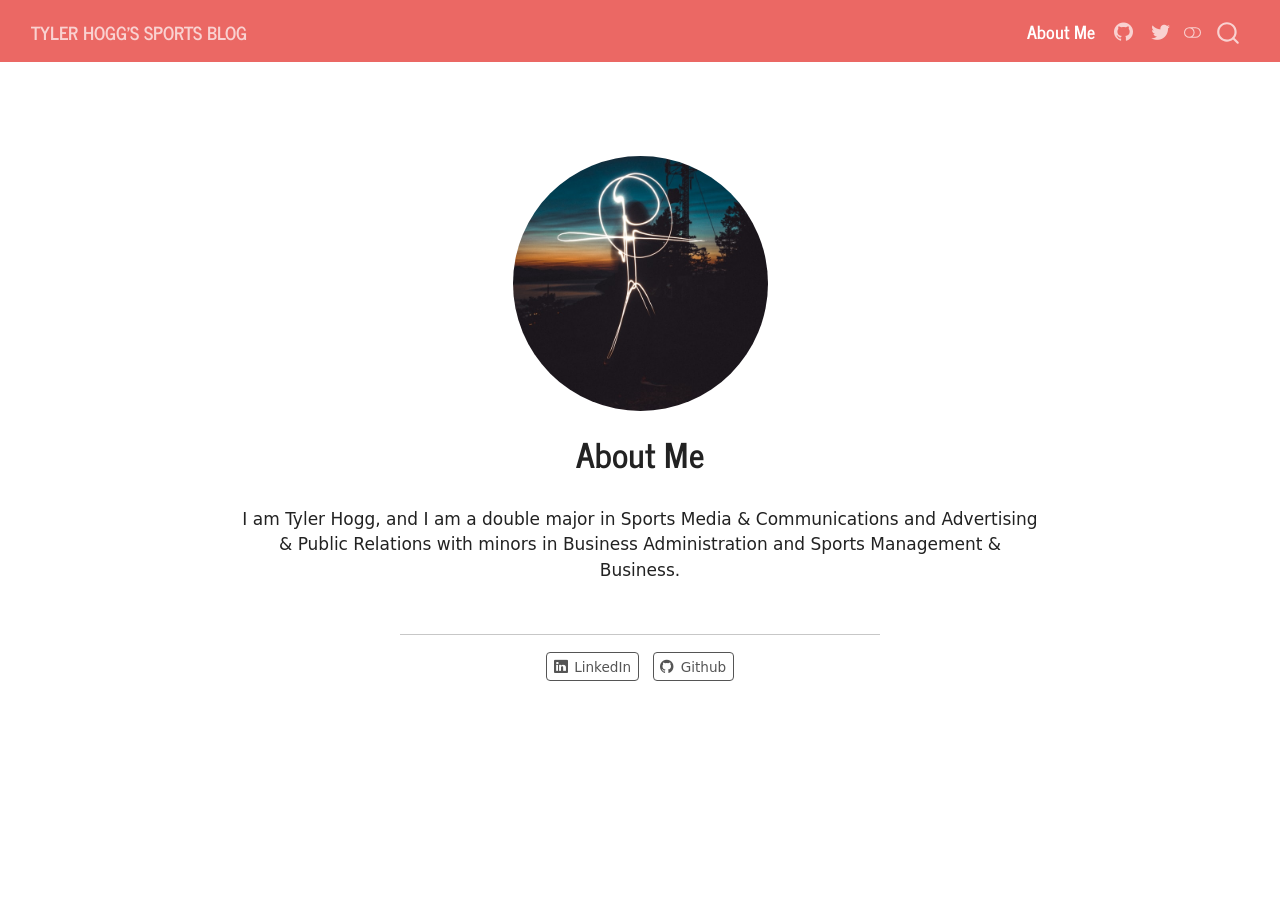
<file: about.html>
<!DOCTYPE html>
<html xmlns="http://www.w3.org/1999/xhtml" lang="en" xml:lang="en"><head>

<meta charset="utf-8">
<meta name="generator" content="quarto-1.11.9">

<meta name="viewport" content="width=device-width, initial-scale=1.0, user-scalable=yes">


<title>About Me – Tyler Hogg’s Sports Blog</title>
<style>
/* Default styles provided by pandoc.
** See https://pandoc.org/MANUAL.html#variables-for-html for config info.
*/
span.smallcaps{font-variant: small-caps;}
div.columns{display: flex; gap: 1.5em;}
div.column{flex: auto;}
@media screen {
div.columns{gap: min(4vw, 1.5em);}
div.column{overflow-x: auto;}
}
div.hanging-indent{margin-left: 1.5em; text-indent: -1.5em;}
ul.task-list{list-style: none;}
ul.task-list li input[type="checkbox"] {
  width: 0.8em;
  margin: 0 0.8em 0.2em -1em; /* quarto-specific, see https://github.com/quarto-dev/quarto-cli/issues/4556 */ 
  vertical-align: middle;
}
</style>


<script src="site_libs/quarto-nav/quarto-nav.js"></script>
<script src="site_libs/quarto-nav/headroom.min.js"></script>
<script src="site_libs/clipboard/clipboard.min.js"></script>
<script src="site_libs/quarto-search/autocomplete.umd.js"></script>
<script src="site_libs/quarto-search/fuse.min.js"></script>
<script src="site_libs/quarto-search/quarto-search.js"></script>
<meta name="quarto:offset" content="./">
<link href="./logo.png" rel="icon" type="image/png">
<script src="site_libs/quarto-html/quarto.js" type="module"></script>
<script src="site_libs/quarto-html/tabsets/tabsets.js" type="module"></script>
<script src="site_libs/quarto-html/scrollable-regions/scrollable-regions.js" type="module"></script>
<script src="site_libs/quarto-html/popper.min.js"></script>
<script src="site_libs/quarto-html/tippy.umd.min.js"></script>
<link href="site_libs/quarto-html/tippy.css" rel="stylesheet">
<link href="site_libs/quarto-html/quarto-syntax-highlighting-63b5708e65d6cd79cd7618c58d0c21e7.css" rel="stylesheet" class="quarto-color-scheme" id="quarto-text-highlighting-styles">
<link href="site_libs/quarto-html/quarto-syntax-highlighting-dark-447e42e69aaa9833c0ba1b986f430b20.css" rel="stylesheet" class="quarto-color-scheme quarto-color-alternate" id="quarto-text-highlighting-styles">
<link href="site_libs/quarto-html/quarto-syntax-highlighting-63b5708e65d6cd79cd7618c58d0c21e7.css" rel="stylesheet" class="quarto-color-scheme-extra" id="quarto-text-highlighting-styles">
<script src="site_libs/bootstrap/bootstrap.min.js"></script>
<link href="site_libs/bootstrap/bootstrap-icons.css" rel="stylesheet">
<link href="site_libs/bootstrap/bootstrap-414de3f2a5b645a8ea003a70c6008ce7.min.css" rel="stylesheet" append-hash="true" class="quarto-color-scheme" id="quarto-bootstrap" data-mode="light">
<link href="site_libs/bootstrap/bootstrap-dark-03bc035e83f156c91338ea8cae244a1c.min.css" rel="stylesheet" append-hash="true" class="quarto-color-scheme quarto-color-alternate" id="quarto-bootstrap" data-mode="light">
<link href="site_libs/bootstrap/bootstrap-414de3f2a5b645a8ea003a70c6008ce7.min.css" rel="stylesheet" append-hash="true" class="quarto-color-scheme-extra" id="quarto-bootstrap" data-mode="light">
<script id="quarto-search-options" type="application/json">{
  "location": "navbar",
  "copy-button": false,
  "collapse-after": 3,
  "panel-placement": "end",
  "type": "overlay",
  "limit": 50,
  "keyboard-shortcut": [
    "f",
    "/",
    "s"
  ],
  "show-item-context": false,
  "language": {
    "search-no-results-text": "No results",
    "search-matching-documents-text": "matching documents",
    "search-copy-link-title": "Copy link to search",
    "search-hide-matches-text": "Hide additional matches",
    "search-more-match-text": "more match in this document",
    "search-more-matches-text": "more matches in this document",
    "search-clear-button-title": "Clear",
    "search-text-placeholder": "",
    "search-detached-cancel-button-title": "Cancel",
    "search-submit-button-title": "Submit",
    "search-label": "Search"
  }
}</script>


<link rel="stylesheet" href="styles.css">
</head>

<body class="nav-fixed fullcontent quarto-light"><a id="quarto-skip-link" class="visually-hidden-focusable" href="#quarto-document-content">Skip to main content</a><script id="quarto-html-before-body" type="application/javascript">
    const toggleBodyColorMode = (bsSheetEl) => {
      const mode = bsSheetEl.getAttribute("data-mode");
      const bodyEl = window.document.querySelector("body");
      if (mode === "dark") {
        bodyEl.classList.add("quarto-dark");
        bodyEl.classList.remove("quarto-light");
      } else {
        bodyEl.classList.add("quarto-light");
        bodyEl.classList.remove("quarto-dark");
      }
    }
    const toggleBodyColorPrimary = () => {
      const bsSheetEl = window.document.querySelector("link#quarto-bootstrap:not([rel=disabled-stylesheet])");
      if (bsSheetEl) {
        toggleBodyColorMode(bsSheetEl);
      }
    }
    const setColorSchemeToggle = (alternate) => {
      const toggles = window.document.querySelectorAll('.quarto-color-scheme-toggle');
      for (let i=0; i < toggles.length; i++) {
        const toggle = toggles[i];
        if (toggle) {
          toggle.setAttribute("aria-checked", alternate ? "true" : "false");
          if (alternate) {
            toggle.classList.add("alternate");
          } else {
            toggle.classList.remove("alternate");
          }
        }
      }
    };
    const toggleColorMode = (alternate) => {
      // Switch the stylesheets
      const primaryStylesheets = window.document.querySelectorAll('link.quarto-color-scheme:not(.quarto-color-alternate)');
      const alternateStylesheets = window.document.querySelectorAll('link.quarto-color-scheme.quarto-color-alternate');
      manageTransitions('#quarto-margin-sidebar .nav-link', false);
      if (alternate) {
        // note: dark is layered on light, we don't disable primary!
        enableStylesheet(alternateStylesheets);
        for (const sheetNode of alternateStylesheets) {
          if (sheetNode.id === "quarto-bootstrap") {
            toggleBodyColorMode(sheetNode);
          }
        }
      } else {
        disableStylesheet(alternateStylesheets);
        enableStylesheet(primaryStylesheets)
        toggleBodyColorPrimary();
      }
      manageTransitions('#quarto-margin-sidebar .nav-link', true);
      // Switch the toggles
      setColorSchemeToggle(alternate)
    }
    // Hack to workaround the fact that safari doesn't
    // properly recolor the scrollbar when toggling (#1455).
    // Not run on load: stylesheets are set before first paint there, and
    // scrolling would undo the scroll to a URL fragment (#14973).
    // The one pixel nudge keeps the reader where they were.
    const refreshSafariScrollbar = () => {
      if (navigator.userAgent.indexOf('Safari') > 0 && navigator.userAgent.indexOf('Chrome') == -1) {
        manageTransitions("body", false);
        const scrollY = window.scrollY;
        window.scrollTo(0, scrollY > 0 ? scrollY - 1 : 1);
        setTimeout(() => {
          window.scrollTo(0, scrollY);
          manageTransitions("body", true);
        }, 40);
      }
    }
    const disableStylesheet = (stylesheets) => {
      for (let i=0; i < stylesheets.length; i++) {
        const stylesheet = stylesheets[i];
        stylesheet.rel = 'disabled-stylesheet';
      }
    }
    const enableStylesheet = (stylesheets) => {
      for (let i=0; i < stylesheets.length; i++) {
        const stylesheet = stylesheets[i];
        if(stylesheet.rel !== 'stylesheet') { // for Chrome, which will still FOUC without this check
          stylesheet.rel = 'stylesheet';
        }
      }
    }
    const manageTransitions = (selector, allowTransitions) => {
      const els = window.document.querySelectorAll(selector);
      for (let i=0; i < els.length; i++) {
        const el = els[i];
        if (allowTransitions) {
          el.classList.remove('notransition');
        } else {
          el.classList.add('notransition');
        }
      }
    }
    const isFileUrl = () => {
      return window.location.protocol === 'file:';
    }
    const hasAlternateSentinel = () => {
      let styleSentinel = getColorSchemeSentinel();
      if (styleSentinel !== null) {
        return styleSentinel === "alternate";
      } else {
        return false;
      }
    }
    const setStyleSentinel = (alternate) => {
      const value = alternate ? "alternate" : "default";
      if (!isFileUrl()) {
        window.localStorage.setItem("quarto-color-scheme", value);
      } else {
        localAlternateSentinel = value;
      }
    }
    const getColorSchemeSentinel = () => {
      if (!isFileUrl()) {
        const storageValue = window.localStorage.getItem("quarto-color-scheme");
        return storageValue != null ? storageValue : localAlternateSentinel;
      } else {
        return localAlternateSentinel;
      }
    }
    const toggleGiscusIfUsed = (isAlternate, darkModeDefault) => {
      const baseTheme = document.querySelector('#giscus-base-theme')?.value ?? 'light';
      const alternateTheme = document.querySelector('#giscus-alt-theme')?.value ?? 'dark';
      let newTheme = '';
      if(authorPrefersDark) {
        newTheme = isAlternate ? baseTheme : alternateTheme;
      } else {
        newTheme = isAlternate ? alternateTheme : baseTheme;
      }
      const changeGiscusTheme = () => {
        // From: https://github.com/giscus/giscus/issues/336
        const sendMessage = (message) => {
          const iframe = document.querySelector('iframe.giscus-frame');
          if (!iframe) return;
          iframe.contentWindow.postMessage({ giscus: message }, 'https://giscus.app');
        }
        sendMessage({
          setConfig: {
            theme: newTheme
          }
        });
      }
      const isGiscussLoaded = window.document.querySelector('iframe.giscus-frame') !== null;
      if (isGiscussLoaded) {
        changeGiscusTheme();
      }
    };
    const authorPrefersDark = false;
    const darkModeDefault = authorPrefersDark;
      document.querySelector('link#quarto-text-highlighting-styles.quarto-color-scheme-extra').rel = 'disabled-stylesheet';
      document.querySelector('link#quarto-bootstrap.quarto-color-scheme-extra').rel = 'disabled-stylesheet';
    let localAlternateSentinel = darkModeDefault ? 'alternate' : 'default';
    // Dark / light mode switch
    window.quartoToggleColorScheme = () => {
      // Read the current dark / light value
      let toAlternate = !hasAlternateSentinel();
      toggleColorMode(toAlternate);
      refreshSafariScrollbar();
      setStyleSentinel(toAlternate);
      toggleGiscusIfUsed(toAlternate, darkModeDefault);
      window.dispatchEvent(new Event('resize'));
    };
    // Switch to dark mode if need be
    if (hasAlternateSentinel()) {
      toggleColorMode(true);
    } else {
      toggleColorMode(false);
    }
  </script>

<div id="quarto-search-results"></div>
  <header id="quarto-header" class="headroom fixed-top">
    <nav class="navbar navbar-expand-lg " data-bs-theme="dark" aria-label="Site">
      <div class="navbar-container container-fluid">
      <div class="navbar-brand-container mx-auto">
    <a class="navbar-brand" href="./index.html">
    <span class="navbar-title">Tyler Hogg’s Sports Blog</span>
    </a>
  </div>
          <button class="navbar-toggler" type="button" data-bs-toggle="collapse" data-bs-target="#navbarCollapse" aria-controls="navbarCollapse" aria-expanded="false" aria-label="Toggle navigation" onclick="if (window.quartoToggleHeadroom) { window.quartoToggleHeadroom(); }">
  <span class="navbar-toggler-icon"></span>
</button>
          <div class="collapse navbar-collapse" id="navbarCollapse">
            <ul class="navbar-nav navbar-nav-scroll ms-auto">
  <li class="nav-item">
    <a class="nav-link active" href="./about.html" aria-current="page"> 
<span class="menu-text">About Me</span></a>
  </li>  
  <li class="nav-item compact">
    <a class="nav-link" href="https://github.com/tylerhogg06"> <i class="bi bi-github" role="img">
</i> 
<span class="menu-text"></span></a>
  </li>  
  <li class="nav-item compact">
    <a class="nav-link" href="https://x.com/tylerjhogg"> <i class="bi bi-twitter" role="img">
</i> 
<span class="menu-text"></span></a>
  </li>  
</ul>
          </div> <!-- /navcollapse -->
            <div class="quarto-navbar-tools">
  <button type="button" role="switch" aria-checked="false" class="quarto-color-scheme-toggle quarto-navigation-tool  px-1" onclick="window.quartoToggleColorScheme(); return false;" title="Toggle dark mode" aria-label="Toggle dark mode"><i class="bi"></i></button>
</div>
            <div id="quarto-search" class="" title="Search"></div>
      </div> <!-- /container-fluid -->
    </nav>
</header>
<!-- content -->
<div id="quarto-content" class="quarto-container page-columns page-rows-contents page-layout-article page-navbar">
<!-- sidebar -->
<!-- margin-sidebar -->
    
<!-- main -->
<div class="quarto-about-jolla">
  <img src="profile.jpg" class="about-image
  round " style="height: 15em; width: 15em;">
 <header id="title-block-header" class="quarto-title-block default">
<div class="quarto-title">
<h1 class="title">About Me</h1>
</div>
<div class="quarto-title-meta">
  </div>
</header><main class="content" id="quarto-document-content" tabindex="-1">

<p>I am Tyler Hogg, and I am a double major in Sports Media &amp; Communications and Advertising &amp; Public Relations with minors in Business Administration and Sports Management &amp; Business.</p>


</main> 
  <hr class="about-sep">
   <div class="about-links">
  <a href="https://www.linkedin.com/in/tyler-hogg-99007b351/" class="about-link" rel="" target="">
    <i class="bi bi-linkedin"></i>
     <span class="about-link-text">LinkedIn</span>
  </a>
  <a href="https://github.com/tylerhogg06" class="about-link" rel="" target="">
    <i class="bi bi-github"></i>
     <span class="about-link-text">Github</span>
  </a>
</div>
</div>
 <!-- /main -->
<script id="quarto-html-after-body" type="application/javascript">
  window.document.addEventListener("DOMContentLoaded", function (event) {
    // Ensure there is a toggle, if there isn't float one in the top right
    if (window.document.querySelector('.quarto-color-scheme-toggle') === null) {
      const toggle = window.document.createElement('button');
      toggle.type = "button";
      toggle.setAttribute("role", "switch");
      toggle.setAttribute("aria-checked", "false");
      toggle.classList.add('top-right');
      toggle.classList.add('quarto-color-scheme-toggle');
      toggle.setAttribute("aria-label", "Toggle dark mode");
      toggle.onclick = function() { try { window.quartoToggleColorScheme(); } catch {} return false; };
      const i = window.document.createElement("i");
      i.classList.add('bi');
      toggle.appendChild(i);
      // Put the toggle in a landmark of its own, so that landmark navigation
      // can reach it.
      //
      // The container is always a fresh direct child of body, and the toggle is
      // never moved into page furniture that the theme or the author controls.
      // The toggle is positioned against the page, so any ancestor that
      // establishes a containing block captures it: a positioned element or a
      // grid for position: absolute, and transform, filter, will-change or
      // contain for position: fixed. A direct child of body has none of these
      // to inherit, and the shift when one appears is silent and visual.
      //
      // ARIA says a document should have at most one banner, and axe reports a
      // duplicate whether or not the banners carry distinct labels. So use a
      // header when the page has no banner yet, and a named region otherwise.
      //
      // A header is a banner wherever it sits, unless it is inside sectioning
      // content, so this cannot just look at the children of body: a custom
      // page layout wraps the title block header in a plain div. An explicit
      // role="banner" always counts.
      const sectioning = 'article, aside, main, nav, section, [role="article"], [role="complementary"], [role="main"], [role="navigation"], [role="region"]';
      const hasBanner = Array.from(
        window.document.querySelectorAll('header:not([role]), [role="banner"]')
      ).some(function(el) {
        return el.hasAttribute("role") || el.closest(sectioning) === null;
      });
      const container = window.document.createElement(hasBanner ? "div" : "header");
      if (hasBanner) {
        container.setAttribute("role", "region");
        container.setAttribute("aria-label", "Toggle dark mode");
      }
      container.classList.add('quarto-color-scheme-toggle-container');
      container.appendChild(toggle);
      window.document.body.appendChild(container);
    }
    setColorSchemeToggle(hasAlternateSentinel())
    const isCodeAnnotation = (el) => {
      for (const clz of el.classList) {
        if (clz.startsWith('code-annotation-')) {                     
          return true;
        }
      }
      return false;
    }
    const onCopySuccess = function(e) {
      // button target
      const button = e.trigger;
      // don't keep focus
      button.blur();
      // flash "checked"
      button.classList.add('code-copy-button-checked');
      var currentTitle = button.getAttribute("title");
      button.setAttribute("title", "Copied!");
      let tooltip;
      if (window.bootstrap) {
        button.setAttribute("data-bs-toggle", "tooltip");
        button.setAttribute("data-bs-placement", "left");
        button.setAttribute("data-bs-title", "Copied!");
        tooltip = new bootstrap.Tooltip(button, 
          { trigger: "manual", 
            customClass: "code-copy-button-tooltip",
            offset: [0, -8]});
        tooltip.show();    
      }
      setTimeout(function() {
        if (tooltip) {
          tooltip.hide();
          button.removeAttribute("data-bs-title");
          button.removeAttribute("data-bs-toggle");
          button.removeAttribute("data-bs-placement");
        }
        button.setAttribute("title", currentTitle);
        button.classList.remove('code-copy-button-checked');
      }, 1000);
      // clear code selection
      e.clearSelection();
    }
    const getTextToCopy = function(trigger) {
      const outerScaffold = trigger.parentElement.cloneNode(true);
      const codeEl = outerScaffold.querySelector('code');
      for (const childEl of codeEl.children) {
        if (isCodeAnnotation(childEl)) {
          childEl.remove();
        }
      }
      return codeEl.innerText;
    }
    const clipboard = new window.ClipboardJS('.code-copy-button:not([data-in-quarto-modal])', {
      text: getTextToCopy
    });
    clipboard.on('success', onCopySuccess);
    if (window.document.getElementById('quarto-embedded-source-code-modal')) {
      const clipboardModal = new window.ClipboardJS('.code-copy-button[data-in-quarto-modal]', {
        text: getTextToCopy,
        container: window.document.getElementById('quarto-embedded-source-code-modal')
      });
      clipboardModal.on('success', onCopySuccess);
    }
      var localhostRegex = new RegExp(/^(?:http|https):\/\/localhost\:?[0-9]*\//);
      var mailtoRegex = new RegExp(/^mailto:/);
        var filterRegex = new RegExp('/' + window.location.host + '/');
      var isInternal = (href) => {
          return filterRegex.test(href) || localhostRegex.test(href) || mailtoRegex.test(href);
      }
      // Inspect non-navigation links and adorn them if external
      window.quartoDecorateExternalLinks = function (root) {
     var links = (root || window.document).querySelectorAll('a[href]:not(.nav-link):not(.navbar-brand):not(.toc-action):not(.sidebar-link):not(.sidebar-item-toggle):not(.pagination-link):not(.no-external):not([aria-hidden]):not(.dropdown-item):not(.quarto-navigation-tool):not(.about-link)');
      for (var i=0; i<links.length; i++) {
        const link = links[i];
        if (!isInternal(link.href)) {
          // undo the damage that might have been done by quarto-nav.js in the case of
          // links that we want to consider external
          if (link.dataset.originalHref !== undefined) {
            link.href = link.dataset.originalHref;
          }
          if (!link.classList.contains('no-external-icon')) {
          }
        }
      }
      };
      window.quartoDecorateExternalLinks(window.document);
    // Esc closes the popup (WCAG 1.4.13) and focus leaving both trigger and
    // popup closes it (WCAG 2.4.11); tippy handles neither for interactive popups.
    const hideOnEscAndFocusOut = {
      name: 'hideOnEscAndFocusOut',
      defaultValue: true,
      fn(instance) {
        const dismiss = () => {
          // A show scheduled by the trigger delay would otherwise reopen it
          instance.clearDelayTimeouts();
          instance.hide();
        };
        const onKeyDown = (event) => {
          if (event.key !== 'Escape') {
            return;
          }
          // Keep Esc from also reaching page handlers (e.g. reveal.js overview),
          // except an open reveal.js slide menu, which Esc should close too.
          // The menu handles keys only when its keyboard option is on.
          const menuHandlesEsc = window.Reveal?.getPlugin?.('menu')?.isOpen() &&
            window.Reveal.getConfig().menu?.keyboard !== false;
          if (!menuHandlesEsc) {
            event.stopPropagation();
          }
          if (instance.popper.contains(window.document.activeElement)) {
            // Disabled while refocusing so the focus trigger does not reopen it
            instance.disable();
            instance.reference.focus();
            instance.enable();
          }
          dismiss();
        };
        const onFocusOut = (event) => {
          const target = event.relatedTarget;
          if (target && !instance.reference.contains(target) &&
              !instance.popper.contains(target)) {
            dismiss();
          }
        };
        // On the trigger too: a click trigger (code-annotations: select) has no
        // blur handling. Attached for the instance's lifetime so leaving the
        // trigger also cancels a show still pending on the trigger delay.
        instance.reference.addEventListener('focusout', onFocusOut);
        return {
          onShow() {
            window.document.addEventListener('keydown', onKeyDown, true);
            instance.popper.addEventListener('focusout', onFocusOut);
          },
          onHide() {
            window.document.removeEventListener('keydown', onKeyDown, true);
            instance.popper.removeEventListener('focusout', onFocusOut);
          },
          onDestroy() {
            instance.reference.removeEventListener('focusout', onFocusOut);
          },
        };
      },
    };
    function tippyHover(el, contentFn, onTriggerFn, onUntriggerFn) {
      const config = {
        allowHTML: true,
        maxWidth: 500,
        delay: 100,
        arrow: false,
        appendTo: function(el) {
            return el.parentElement;
        },
        interactive: true,
        interactiveBorder: 10,
        theme: 'quarto',
        placement: 'bottom-start',
        plugins: [hideOnEscAndFocusOut],
      };
      if (contentFn) {
        config.content = contentFn;
      }
      if (onTriggerFn) {
        config.onTrigger = onTriggerFn;
      }
      if (onUntriggerFn) {
        config.onUntrigger = onUntriggerFn;
      }
      window.tippy(el, config); 
    }
    const noterefs = window.document.querySelectorAll('a[role="doc-noteref"]');
    for (var i=0; i<noterefs.length; i++) {
      const ref = noterefs[i];
      tippyHover(ref, function() {
        // use id or data attribute instead here
        let href = ref.getAttribute('data-footnote-href') || ref.getAttribute('href');
        try { href = new URL(href).hash; } catch {}
        const id = href.replace(/^#\/?/, "");
        const note = window.document.getElementById(id);
        if (note) {
          return note.innerHTML;
        } else {
          return "";
        }
      });
    }
    const xrefs = window.document.querySelectorAll('a.quarto-xref');
    const processXRef = (id, note) => {
      // Strip column container classes
      const stripColumnClz = (el) => {
        el.classList.remove("page-full", "page-columns");
        if (el.children) {
          for (const child of el.children) {
            stripColumnClz(child);
          }
        }
      }
      stripColumnClz(note)
      if (id === null || id.startsWith('sec-')) {
        // Special case sections, only their first couple elements
        const container = document.createElement("div");
        if (note.children && note.children.length > 2) {
          container.appendChild(note.children[0].cloneNode(true));
          for (let i = 1; i < note.children.length; i++) {
            const child = note.children[i];
            if (child.tagName === "P" && child.innerText === "") {
              continue;
            } else {
              container.appendChild(child.cloneNode(true));
              break;
            }
          }
          if (window.Quarto?.typesetMath) {
            window.Quarto.typesetMath(container);
          }
          return container.innerHTML
        } else {
          if (window.Quarto?.typesetMath) {
            window.Quarto.typesetMath(note);
          }
          return note.innerHTML;
        }
      } else {
        // Remove any anchor links if they are present
        const anchorLink = note.querySelector('a.anchorjs-link');
        if (anchorLink) {
          anchorLink.remove();
        }
        if (window.Quarto?.typesetMath) {
          window.Quarto.typesetMath(note);
        }
        if (note.classList.contains("callout")) {
          return note.outerHTML;
        } else {
          return note.innerHTML;
        }
      }
    }
    for (var i=0; i<xrefs.length; i++) {
      const xref = xrefs[i];
      tippyHover(xref, undefined, function(instance) {
        instance.disable();
        let url = xref.getAttribute('href');
        let hash = undefined; 
        if (url.startsWith('#')) {
          hash = url;
        } else {
          try { hash = new URL(url).hash; } catch {}
        }
        if (hash) {
          const id = hash.replace(/^#\/?/, "");
          const note = window.document.getElementById(id);
          if (note !== null) {
            try {
              const html = processXRef(id, note.cloneNode(true));
              instance.setContent(html);
            } finally {
              instance.enable();
              instance.show();
            }
          } else {
            // See if we can fetch this
            fetch(url.split('#')[0])
            .then(res => res.text())
            .then(html => {
              const parser = new DOMParser();
              const htmlDoc = parser.parseFromString(html, "text/html");
              const note = htmlDoc.getElementById(id);
              if (note !== null) {
                const html = processXRef(id, note);
                instance.setContent(html);
              } 
            }).finally(() => {
              instance.enable();
              instance.show();
            });
          }
        } else {
          // See if we can fetch a full url (with no hash to target)
          // This is a special case and we should probably do some content thinning / targeting
          fetch(url)
          .then(res => res.text())
          .then(html => {
            const parser = new DOMParser();
            const htmlDoc = parser.parseFromString(html, "text/html");
            const note = htmlDoc.querySelector('main.content');
            if (note !== null) {
              // This should only happen for chapter cross references
              // (since there is no id in the URL)
              // remove the first header
              if (note.children.length > 0 && note.children[0].tagName === "HEADER") {
                note.children[0].remove();
              }
              const html = processXRef(null, note);
              instance.setContent(html);
            } 
          }).finally(() => {
            instance.enable();
            instance.show();
          });
        }
      }, function(instance) {
      });
    }
        let selectedAnnoteEl;
        const selectorForAnnotation = ( cell, annotation) => {
          let cellAttr = 'data-code-cell="' + cell + '"';
          let lineAttr = 'data-code-annotation="' +  annotation + '"';
          const selector = 'span[' + cellAttr + '][' + lineAttr + ']';
          return selector;
        }
        const selectCodeLines = (annoteEl) => {
          const doc = window.document;
          const targetCell = annoteEl.getAttribute("data-target-cell");
          const targetAnnotation = annoteEl.getAttribute("data-target-annotation");
          const annoteSpan = window.document.querySelector(selectorForAnnotation(targetCell, targetAnnotation));
          const lines = annoteSpan.getAttribute("data-code-lines").split(",");
          const lineIds = lines.map((line) => {
            return targetCell + "-" + line;
          })
          // Each band is positioned against its own containing block, which is
          // not the offsetParent of the lines, so place it from client rects.
          const placeBand = (band, firstEl, lastEl, codeBlock) => {
            const container = band.offsetParent;
            if (container === null) {
              return;
            }
            const containerRect = container.getBoundingClientRect();
            // Reveal.js scales slides with a transform, so convert client
            // pixels back to the CSS pixels of the container.
            const scale = containerRect.height / container.offsetHeight || 1;
            const firstRect = firstEl.getBoundingClientRect();
            const lastRect = lastEl.getBoundingClientRect();
            const top = (firstRect.top - containerRect.top) / scale - container.clientTop + container.scrollTop;
            const height = (lastRect.bottom - firstRect.top) / scale;
            band.style.top = top - 2 + "px";
            band.style.height = height + 4 + "px";
            if (codeBlock) {
              // Without the copy button wrapper, the containing block is wider
              // than the code block, so span the code block explicitly.
              const blockRect = codeBlock.getBoundingClientRect();
              band.style.left = (blockRect.left - containerRect.left) / scale - container.clientLeft + container.scrollLeft + "px";
              band.style.width = blockRect.width / scale + "px";
            }
          };
          if (lineIds.length > 0) {
            const el = window.document.getElementById(lineIds[0]);
            const lastEl = window.document.getElementById(lineIds[lineIds.length - 1]);
            const parent = el.parentElement.parentElement;
            // cook up a div (if necessary) and position it
            let div = window.document.getElementById("code-annotation-line-highlight");
            if (div === null) {
              div = window.document.createElement("div");
              div.setAttribute("id", "code-annotation-line-highlight");
              div.style.position = 'absolute';
              parent.appendChild(div);
            }
            placeBand(div, el, lastEl, parent.closest("div.sourceCode") || parent);
            let gutterDiv = window.document.getElementById("code-annotation-line-highlight-gutter");
            if (gutterDiv === null) {
              gutterDiv = window.document.createElement("div");
              gutterDiv.setAttribute("id", "code-annotation-line-highlight-gutter");
              gutterDiv.style.position = 'absolute';
              const codeCell = window.document.getElementById(targetCell);
              const gutter = codeCell.querySelector('.code-annotation-gutter');
              gutter.appendChild(gutterDiv);
            }
            placeBand(gutterDiv, el, lastEl);
            selectedAnnoteEl = annoteEl;
          }
        };
        const unselectCodeLines = () => {
          const elementsIds = ["code-annotation-line-highlight", "code-annotation-line-highlight-gutter"];
          elementsIds.forEach((elId) => {
            const div = window.document.getElementById(elId);
            if (div) {
              div.remove();
            }
          });
          selectedAnnoteEl = undefined;
        };
          // Handle positioning of the toggle
      window.addEventListener(
        "resize",
        throttle(() => {
          elRect = undefined;
          if (selectedAnnoteEl) {
            selectCodeLines(selectedAnnoteEl);
          }
        }, 10)
      );
      function throttle(fn, ms) {
      let throttle = false;
      let timer;
        return (...args) => {
          if(!throttle) { // first call gets through
              fn.apply(this, args);
              throttle = true;
          } else { // all the others get throttled
              if(timer) clearTimeout(timer); // cancel #2
              timer = setTimeout(() => {
                fn.apply(this, args);
                timer = throttle = false;
              }, ms);
          }
        };
      }
        // Attach click handler to the DT
        const annoteDls = window.document.querySelectorAll('dt[data-target-cell]');
        for (const annoteDlNode of annoteDls) {
          annoteDlNode.addEventListener('click', (event) => {
            const clickedEl = event.target;
            if (clickedEl !== selectedAnnoteEl) {
              unselectCodeLines();
              const activeEl = window.document.querySelector('dt[data-target-cell].code-annotation-active');
              if (activeEl) {
                activeEl.classList.remove('code-annotation-active');
              }
              selectCodeLines(clickedEl);
              clickedEl.classList.add('code-annotation-active');
            } else {
              // Unselect the line
              unselectCodeLines();
              clickedEl.classList.remove('code-annotation-active');
            }
          });
        }
    const findCites = (el) => {
      const parentEl = el.parentElement;
      if (parentEl) {
        const cites = parentEl.dataset.cites;
        if (cites) {
          return {
            el,
            cites: cites.split(' ')
          };
        } else {
          return findCites(el.parentElement)
        }
      } else {
        return undefined;
      }
    };
    var bibliorefs = window.document.querySelectorAll('a[role="doc-biblioref"]');
    for (var i=0; i<bibliorefs.length; i++) {
      const ref = bibliorefs[i];
      const citeInfo = findCites(ref);
      if (citeInfo) {
        tippyHover(citeInfo.el, function() {
          var popup = window.document.createElement('div');
          citeInfo.cites.forEach(function(cite) {
            var citeDiv = window.document.createElement('div');
            citeDiv.classList.add('hanging-indent');
            citeDiv.classList.add('csl-entry');
            var biblioDiv = window.document.getElementById('ref-' + cite);
            if (biblioDiv) {
              citeDiv.innerHTML = biblioDiv.innerHTML;
            }
            popup.appendChild(citeDiv);
          });
          return popup.innerHTML;
        });
      }
    }
  });
  </script>
  <script type="application/javascript">
  window.quartoScrollableRegionsLabels = {"code":"Scrollable code","output":"Scrollable output"};
  </script>
</div> <!-- /content -->




</body></html>
</file>
<file: site_libs/quarto-html/tippy.css>
.tippy-box[data-animation=fade][data-state=hidden]{opacity:0}[data-tippy-root]{max-width:calc(100vw - 10px)}.tippy-box{position:relative;background-color:#333;color:#fff;border-radius:4px;font-size:14px;line-height:1.4;white-space:normal;outline:0;transition-property:transform,visibility,opacity}.tippy-box[data-placement^=top]>.tippy-arrow{bottom:0}.tippy-box[data-placement^=top]>.tippy-arrow:before{bottom:-7px;left:0;border-width:8px 8px 0;border-top-color:initial;transform-origin:center top}.tippy-box[data-placement^=bottom]>.tippy-arrow{top:0}.tippy-box[data-placement^=bottom]>.tippy-arrow:before{top:-7px;left:0;border-width:0 8px 8px;border-bottom-color:initial;transform-origin:center bottom}.tippy-box[data-placement^=left]>.tippy-arrow{right:0}.tippy-box[data-placement^=left]>.tippy-arrow:before{border-width:8px 0 8px 8px;border-left-color:initial;right:-7px;transform-origin:center left}.tippy-box[data-placement^=right]>.tippy-arrow{left:0}.tippy-box[data-placement^=right]>.tippy-arrow:before{left:-7px;border-width:8px 8px 8px 0;border-right-color:initial;transform-origin:center right}.tippy-box[data-inertia][data-state=visible]{transition-timing-function:cubic-bezier(.54,1.5,.38,1.11)}.tippy-arrow{width:16px;height:16px;color:#333}.tippy-arrow:before{content:"";position:absolute;border-color:transparent;border-style:solid}.tippy-content{position:relative;padding:5px 9px;z-index:1}
</file>
<file: site_libs/quarto-html/quarto-syntax-highlighting-63b5708e65d6cd79cd7618c58d0c21e7.css>
/* quarto syntax highlight colors */
:root {
  --quarto-hl-ot-color: #003B4F;
  --quarto-hl-at-color: #657422;
  --quarto-hl-ss-color: #20794D;
  --quarto-hl-an-color: #5E5E5E;
  --quarto-hl-fu-color: #4758AB;
  --quarto-hl-st-color: #20794D;
  --quarto-hl-cf-color: #003B4F;
  --quarto-hl-op-color: #5E5E5E;
  --quarto-hl-er-color: #AD0000;
  --quarto-hl-bn-color: #AD0000;
  --quarto-hl-al-color: #AD0000;
  --quarto-hl-va-color: #111111;
  --quarto-hl-bu-color: inherit;
  --quarto-hl-ex-color: inherit;
  --quarto-hl-pp-color: #AD0000;
  --quarto-hl-in-color: #5E5E5E;
  --quarto-hl-vs-color: #20794D;
  --quarto-hl-wa-color: #5E5E5E;
  --quarto-hl-do-color: #5E5E5E;
  --quarto-hl-im-color: #00769E;
  --quarto-hl-ch-color: #20794D;
  --quarto-hl-dt-color: #AD0000;
  --quarto-hl-fl-color: #AD0000;
  --quarto-hl-co-color: #5E5E5E;
  --quarto-hl-cv-color: #5E5E5E;
  --quarto-hl-cn-color: #8f5902;
  --quarto-hl-sc-color: #5E5E5E;
  --quarto-hl-dv-color: #AD0000;
  --quarto-hl-kw-color: #003B4F;
}

/* other quarto variables */
:root {
  --quarto-font-monospace: SFMono-Regular, Menlo, Monaco, Consolas, "Liberation Mono", "Courier New", monospace;
}

/* syntax highlight based on Pandoc's rules */
pre > code.sourceCode > span {
  color: #003B4F;
}

code.sourceCode > span {
  color: #003B4F;
}

div.sourceCode,
div.sourceCode pre.sourceCode {
  color: #003B4F;
}

/* Normal */
code span {
  color: #003B4F;
}

/* Alert */
code span.al {
  color: #AD0000;
  font-style: inherit;
}

/* Annotation */
code span.an {
  color: #5E5E5E;
  font-style: inherit;
}

/* Attribute */
code span.at {
  color: #657422;
  font-style: inherit;
}

/* BaseN */
code span.bn {
  color: #AD0000;
  font-style: inherit;
}

/* BuiltIn */
code span.bu {
  font-style: inherit;
}

/* ControlFlow */
code span.cf {
  color: #003B4F;
  font-weight: bold;
  font-style: inherit;
}

/* Char */
code span.ch {
  color: #20794D;
  font-style: inherit;
}

/* Constant */
code span.cn {
  color: #8f5902;
  font-style: inherit;
}

/* Comment */
code span.co {
  color: #5E5E5E;
  font-style: inherit;
}

/* CommentVar */
code span.cv {
  color: #5E5E5E;
  font-style: italic;
}

/* Documentation */
code span.do {
  color: #5E5E5E;
  font-style: italic;
}

/* DataType */
code span.dt {
  color: #AD0000;
  font-style: inherit;
}

/* DecVal */
code span.dv {
  color: #AD0000;
  font-style: inherit;
}

/* Error */
code span.er {
  color: #AD0000;
  font-style: inherit;
}

/* Extension */
code span.ex {
  font-style: inherit;
}

/* Float */
code span.fl {
  color: #AD0000;
  font-style: inherit;
}

/* Function */
code span.fu {
  color: #4758AB;
  font-style: inherit;
}

/* Import */
code span.im {
  color: #00769E;
  font-style: inherit;
}

/* Information */
code span.in {
  color: #5E5E5E;
  font-style: inherit;
}

/* Keyword */
code span.kw {
  color: #003B4F;
  font-weight: bold;
  font-style: inherit;
}

/* Operator */
code span.op {
  color: #5E5E5E;
  font-style: inherit;
}

/* Other */
code span.ot {
  color: #003B4F;
  font-style: inherit;
}

/* Preprocessor */
code span.pp {
  color: #AD0000;
  font-style: inherit;
}

/* SpecialChar */
code span.sc {
  color: #5E5E5E;
  font-style: inherit;
}

/* SpecialString */
code span.ss {
  color: #20794D;
  font-style: inherit;
}

/* String */
code span.st {
  color: #20794D;
  font-style: inherit;
}

/* Variable */
code span.va {
  color: #111111;
  font-style: inherit;
}

/* VerbatimString */
code span.vs {
  color: #20794D;
  font-style: inherit;
}

/* Warning */
code span.wa {
  color: #5E5E5E;
  font-style: italic;
}

.prevent-inlining {
  content: "</";
}

/*# sourceMappingURL=054cc16b9e9817627be6994582d2ffb5.css.map */
</file>
<file: site_libs/quarto-html/quarto-syntax-highlighting-dark-447e42e69aaa9833c0ba1b986f430b20.css>
/* quarto syntax highlight colors */
:root {
  --quarto-hl-al-color: #f07178;
  --quarto-hl-an-color: #d4d0ab;
  --quarto-hl-at-color: #00e0e0;
  --quarto-hl-bn-color: #d4d0ab;
  --quarto-hl-bu-color: #abe338;
  --quarto-hl-ch-color: #abe338;
  --quarto-hl-co-color: #f8f8f2;
  --quarto-hl-cv-color: #ffd700;
  --quarto-hl-cn-color: #ffd700;
  --quarto-hl-cf-color: #ffa07a;
  --quarto-hl-dt-color: #ffa07a;
  --quarto-hl-dv-color: #d4d0ab;
  --quarto-hl-do-color: #f8f8f2;
  --quarto-hl-er-color: #f07178;
  --quarto-hl-ex-color: #00e0e0;
  --quarto-hl-fl-color: #d4d0ab;
  --quarto-hl-fu-color: #ffa07a;
  --quarto-hl-im-color: #abe338;
  --quarto-hl-in-color: #d4d0ab;
  --quarto-hl-kw-color: #ffa07a;
  --quarto-hl-op-color: #ffa07a;
  --quarto-hl-ot-color: #00e0e0;
  --quarto-hl-pp-color: #dcc6e0;
  --quarto-hl-re-color: #00e0e0;
  --quarto-hl-sc-color: #abe338;
  --quarto-hl-ss-color: #abe338;
  --quarto-hl-st-color: #abe338;
  --quarto-hl-va-color: #00e0e0;
  --quarto-hl-vs-color: #abe338;
  --quarto-hl-wa-color: #dcc6e0;
}

/* other quarto variables */
:root {
  --quarto-font-monospace: SFMono-Regular, Menlo, Monaco, Consolas, "Liberation Mono", "Courier New", monospace;
}

/* syntax highlight based on Pandoc's rules */
pre > code.sourceCode > span {
  color: #f8f8f2;
}

code.sourceCode > span {
  color: #f8f8f2;
}

div.sourceCode,
div.sourceCode pre.sourceCode {
  color: #f8f8f2;
}

/* Normal */
code span {
  color: #f8f8f2;
}

/* Alert */
code span.al {
  color: #f07178;
}

/* Annotation */
code span.an {
  color: #d4d0ab;
}

/* Attribute */
code span.at {
  color: #00e0e0;
}

/* BaseN */
code span.bn {
  color: #d4d0ab;
}

/* BuiltIn */
code span.bu {
  color: #abe338;
}

/* ControlFlow */
code span.cf {
  font-weight: bold;
  color: #ffa07a;
}

/* Char */
code span.ch {
  color: #abe338;
}

/* Constant */
code span.cn {
  color: #ffd700;
}

/* Comment */
code span.co {
  font-style: italic;
  color: #f8f8f2;
}

/* CommentVar */
code span.cv {
  color: #ffd700;
}

/* Documentation */
code span.do {
  color: #f8f8f2;
}

/* DataType */
code span.dt {
  color: #ffa07a;
}

/* DecVal */
code span.dv {
  color: #d4d0ab;
}

/* Error */
code span.er {
  color: #f07178;
  text-decoration: underline;
}

/* Extension */
code span.ex {
  font-weight: bold;
  color: #00e0e0;
}

/* Float */
code span.fl {
  color: #d4d0ab;
}

/* Function */
code span.fu {
  color: #ffa07a;
}

/* Import */
code span.im {
  color: #abe338;
}

/* Information */
code span.in {
  color: #d4d0ab;
}

/* Keyword */
code span.kw {
  font-weight: bold;
  color: #ffa07a;
}

/* Operator */
code span.op {
  color: #ffa07a;
}

/* Other */
code span.ot {
  color: #00e0e0;
}

/* Preprocessor */
code span.pp {
  color: #dcc6e0;
}

/* RegionMarker */
code span.re {
  background-color: #f8f8f2;
  color: #00e0e0;
}

/* SpecialChar */
code span.sc {
  color: #abe338;
}

/* SpecialString */
code span.ss {
  color: #abe338;
}

/* String */
code span.st {
  color: #abe338;
}

/* Variable */
code span.va {
  color: #00e0e0;
}

/* VerbatimString */
code span.vs {
  color: #abe338;
}

/* Warning */
code span.wa {
  color: #dcc6e0;
}

.prevent-inlining {
  content: "</";
}

/*# sourceMappingURL=be8e1111c2b710f7c3a4926ffa2967aa.css.map */
</file>
<file: styles.css>
/* css styles */
</file>
